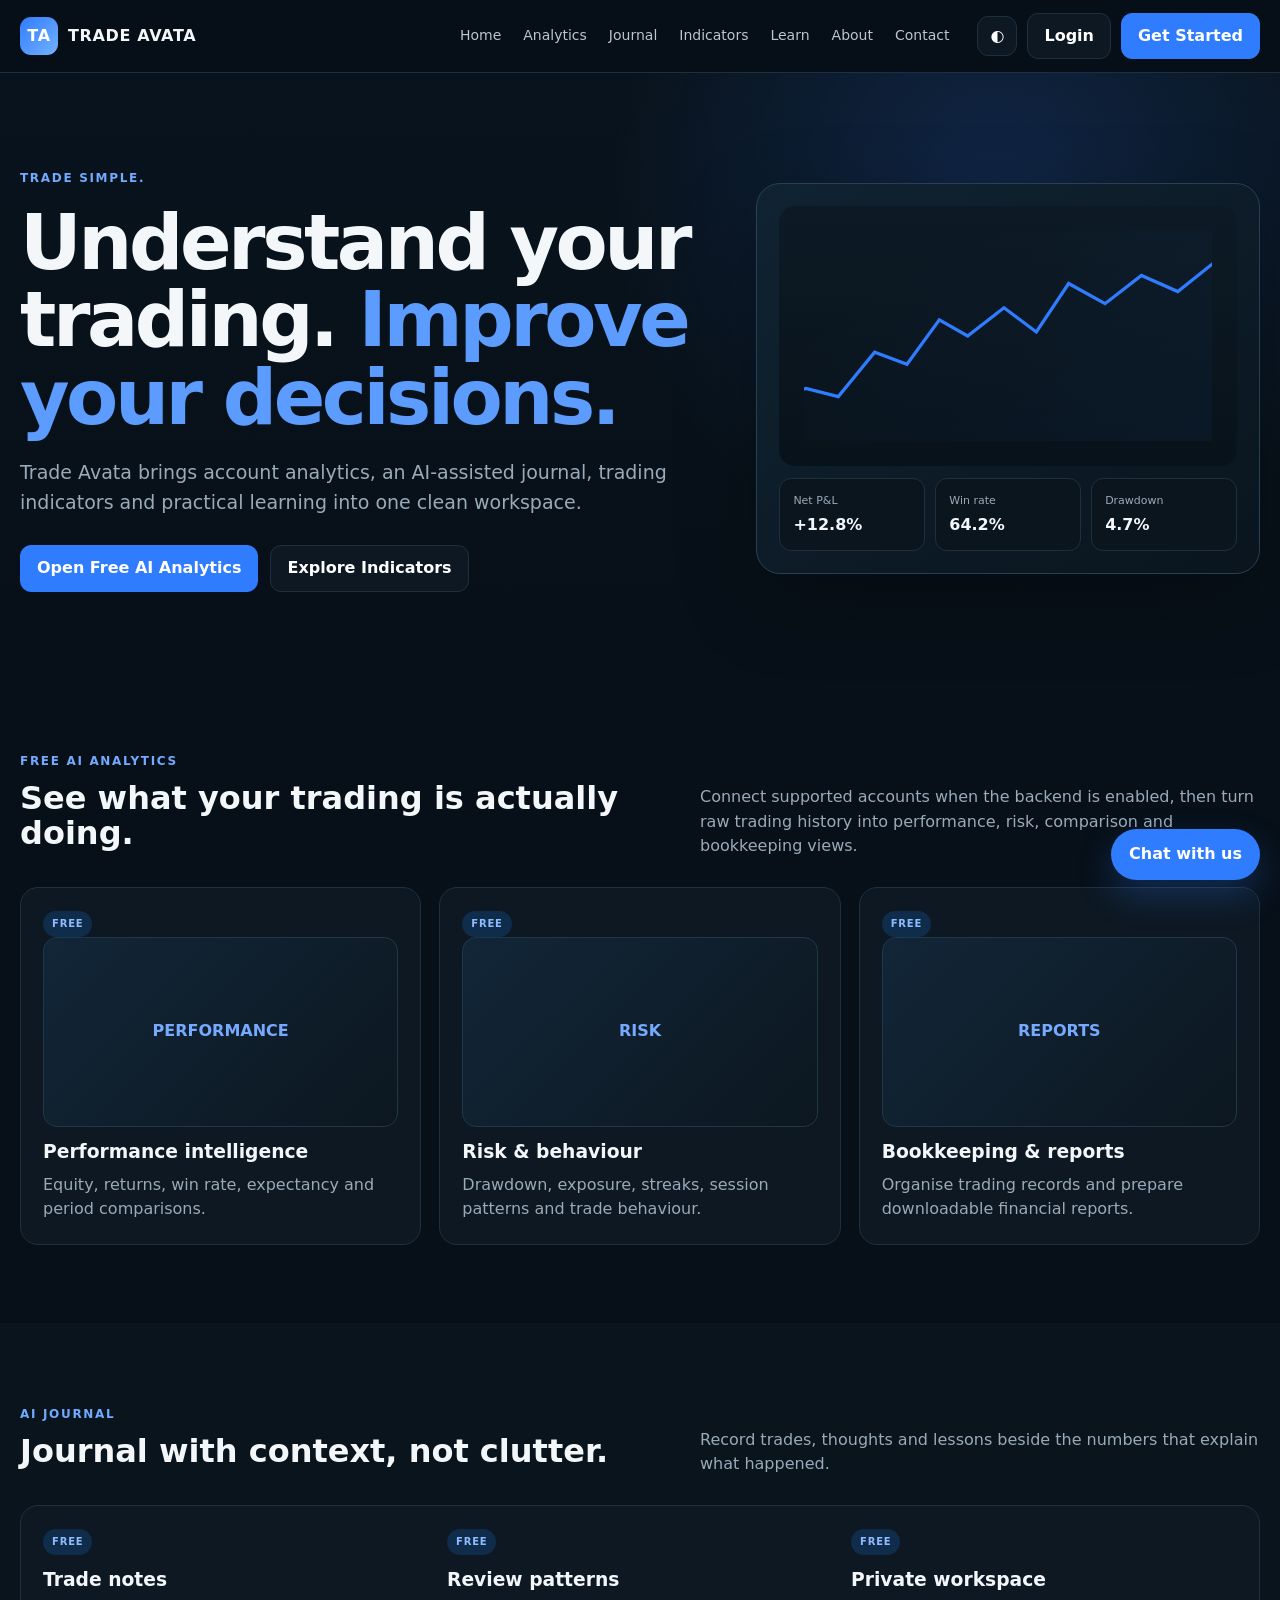
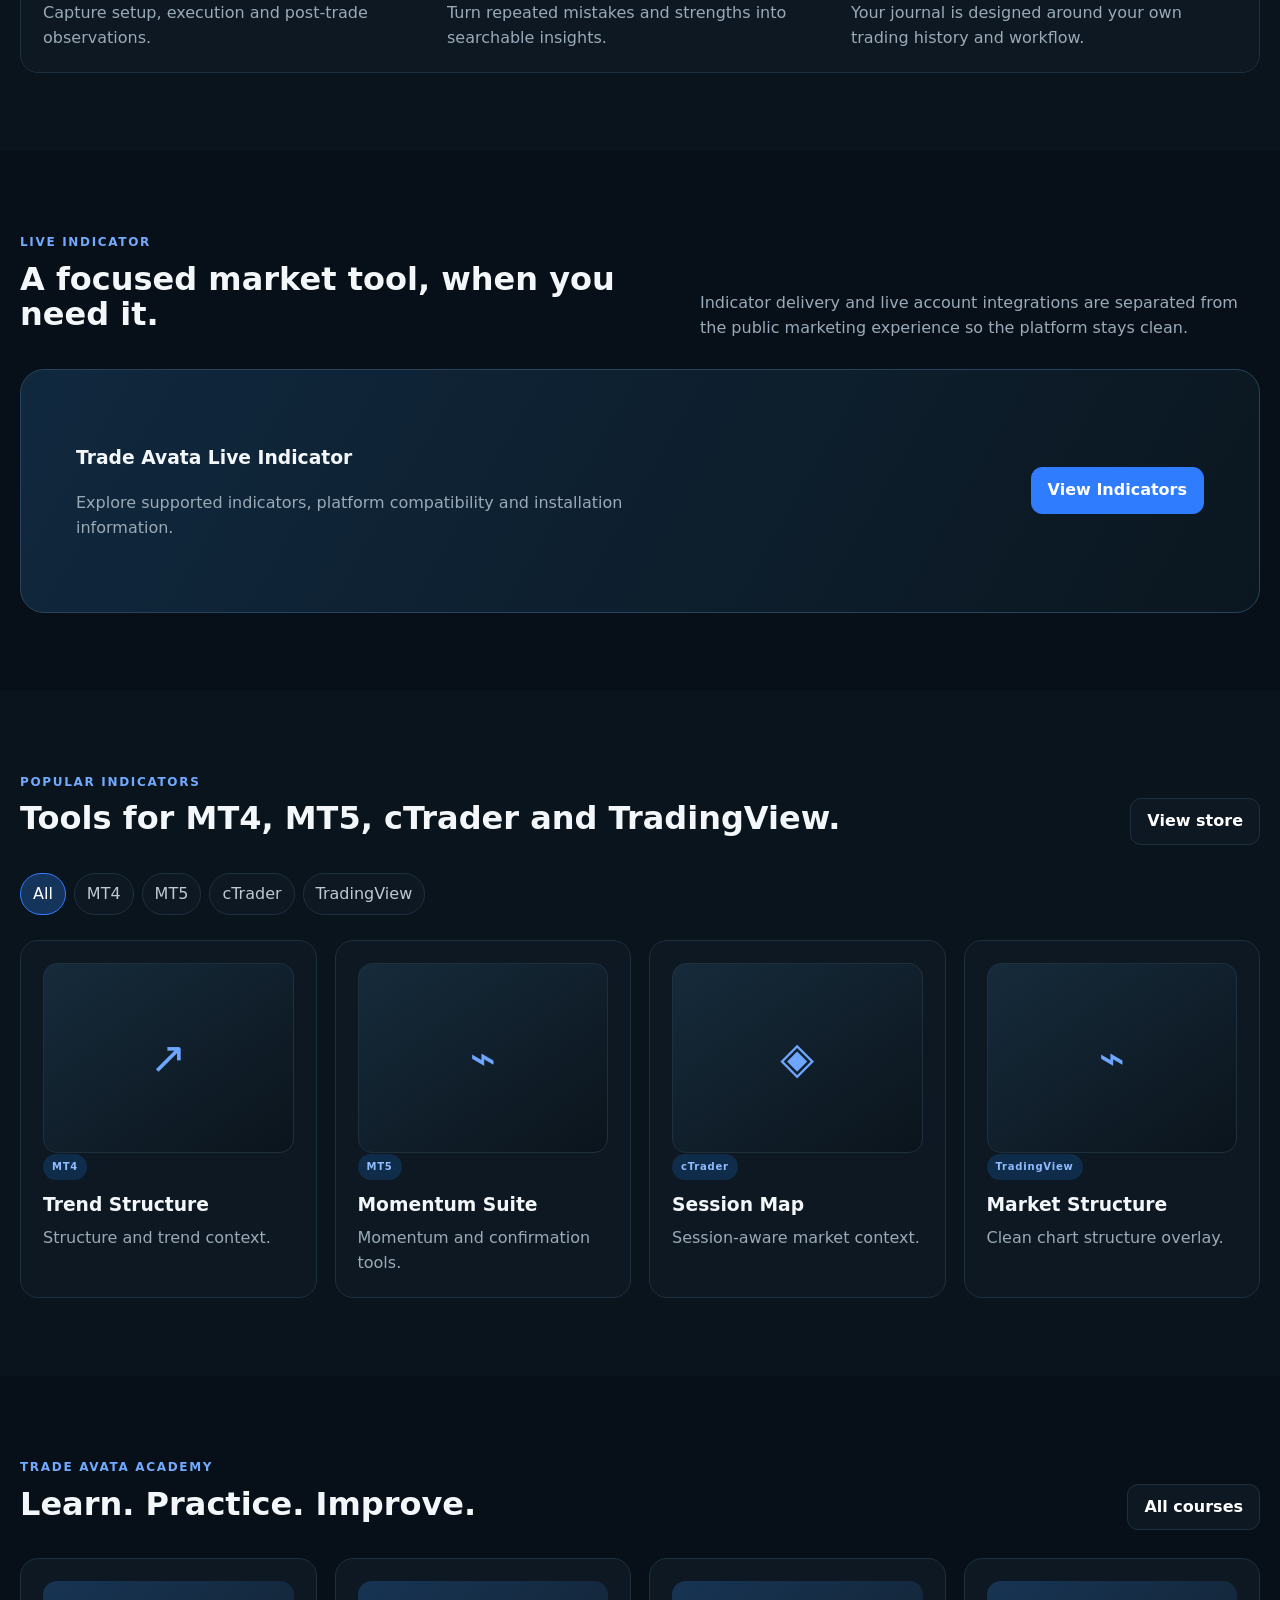
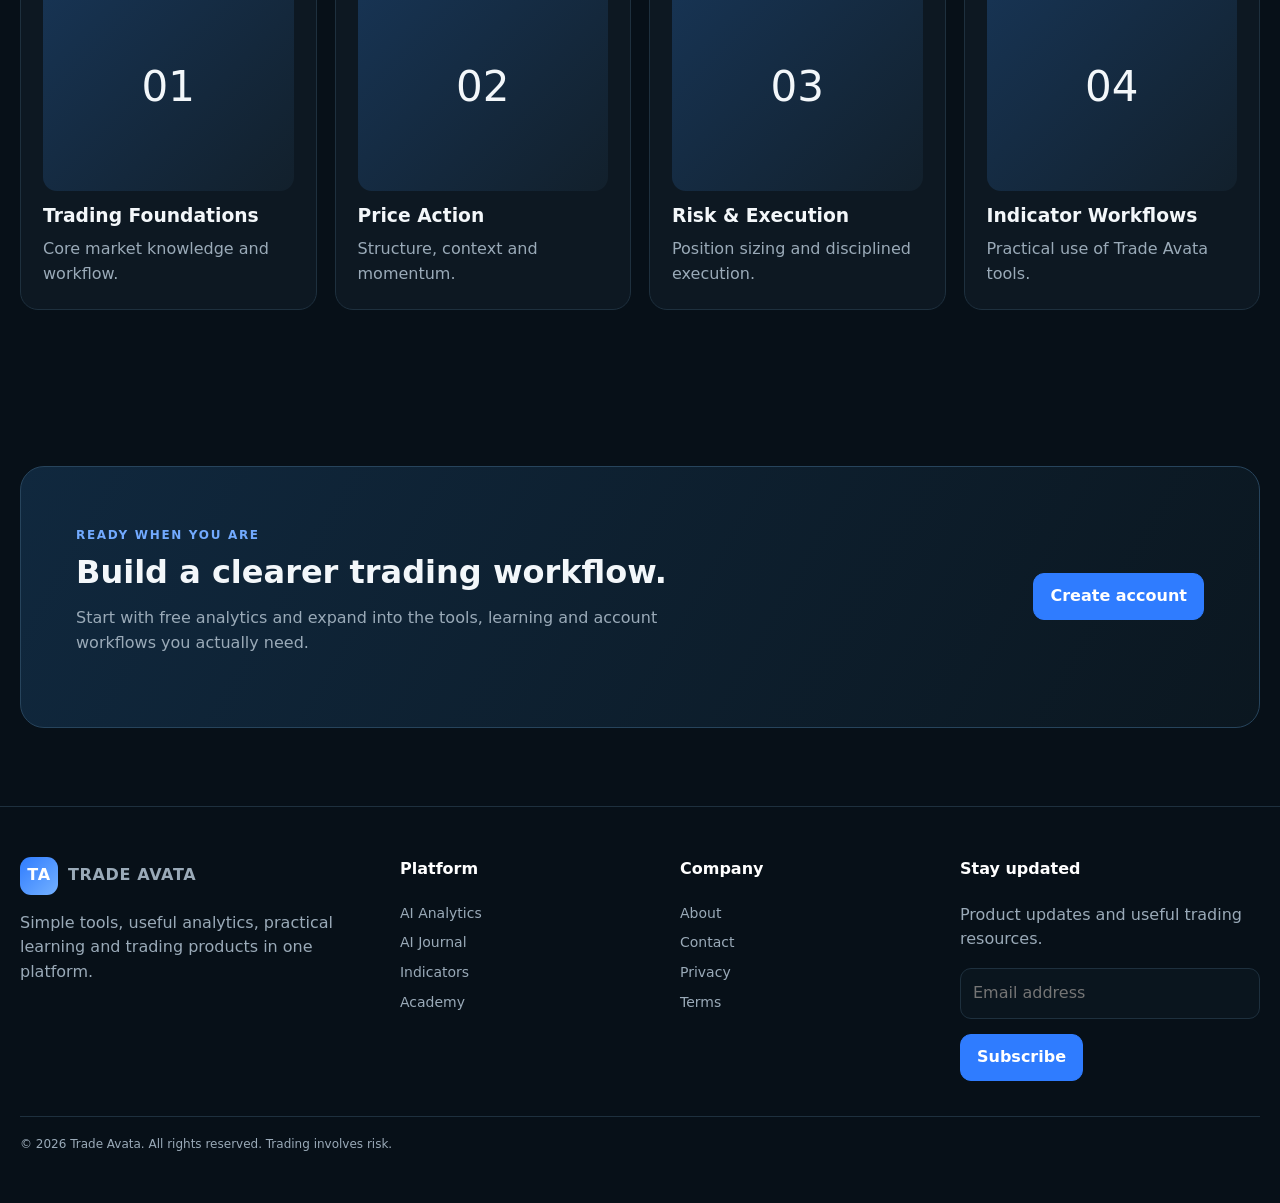
<file: index.html>
<!doctype html><html lang="en"><head><meta charset="utf-8"><meta name="viewport" content="width=device-width,initial-scale=1"><title>Home — Trade Avata</title><link rel="stylesheet" href="./assets/site.css"></head><body data-base="./"><header class="topbar"><div class="wrap nav">
<a class="brand" href="./index.html"><span class="mark">TA</span><span>TRADE AVATA</span></a>
<nav class="navlinks"><a href="./index.html" class="active">Home</a><a href="./analytics/index.html" class="">Analytics</a><a href="./journal/index.html" class="">Journal</a><a href="./products/index.html" class="">Indicators</a><a href="./learn/index.html" class="">Learn</a><a href="./about.html" class="">About</a><a href="./contact.html" class="">Contact</a></nav>
<div class="actions"><button class="btn theme" data-theme title="Theme">◐</button><a class="btn login" href="./login/index.html">Login</a><a class="btn primary" href="./register/index.html">Get Started</a><button class="btn menu" data-menu>☰</button></div>
</div><div class="mobile-nav" data-mobile><div class="wrap"><a class="btn" href="./index.html">Home</a><a class="btn" href="./analytics/index.html">Analytics</a><a class="btn" href="./journal/index.html">Journal</a><a class="btn" href="./products/index.html">Indicators</a><a class="btn" href="./learn/index.html">Learn</a><a class="btn" href="./about.html">About</a><a class="btn" href="./contact.html">Contact</a><a class="btn" href="./login/index.html">Login</a></div></div></header><main><section class="hero"><div class="wrap hero-grid"><div><span class="eyebrow">TRADE SIMPLE.</span><h1>Understand your trading. <span>Improve your decisions.</span></h1><p class="lead">Trade Avata brings account analytics, an AI-assisted journal, trading indicators and practical learning into one clean workspace.</p><div class="hero-actions"><a class="btn primary" href="analytics/index.html">Open Free AI Analytics</a><a class="btn" href="products/index.html">Explore Indicators</a></div></div><div class="hero-card"><div class="mini-chart"></div><div class="statrow"><div class="stat"><small>Net P&amp;L</small><strong>+12.8%</strong></div><div class="stat"><small>Win rate</small><strong>64.2%</strong></div><div class="stat"><small>Drawdown</small><strong>4.7%</strong></div></div></div></div></section>
<section class="section"><div class="wrap"><div class="section-head"><div><span class="eyebrow">FREE AI ANALYTICS</span><h2>See what your trading is actually doing.</h2></div><p>Connect supported accounts when the backend is enabled, then turn raw trading history into performance, risk, comparison and bookkeeping views.</p></div><div class="grid3"><article class="card"><span class="badge">FREE</span><div class="demo">PERFORMANCE</div><h3>Performance intelligence</h3><p>Equity, returns, win rate, expectancy and period comparisons.</p></article><article class="card"><span class="badge">FREE</span><div class="demo">RISK</div><h3>Risk &amp; behaviour</h3><p>Drawdown, exposure, streaks, session patterns and trade behaviour.</p></article><article class="card"><span class="badge">FREE</span><div class="demo">REPORTS</div><h3>Bookkeeping &amp; reports</h3><p>Organise trading records and prepare downloadable financial reports.</p></article></div></div></section>
<section class="section alt"><div class="wrap"><div class="section-head"><div><span class="eyebrow">AI JOURNAL</span><h2>Journal with context, not clutter.</h2></div><p>Record trades, thoughts and lessons beside the numbers that explain what happened.</p></div><div class="card"><div class="grid3"><div><span class="badge">FREE</span><h3>Trade notes</h3><p>Capture setup, execution and post-trade observations.</p></div><div><span class="badge">FREE</span><h3>Review patterns</h3><p>Turn repeated mistakes and strengths into searchable insights.</p></div><div><span class="badge">FREE</span><h3>Private workspace</h3><p>Your journal is designed around your own trading history and workflow.</p></div></div></div></div></section>
<section class="section"><div class="wrap"><div class="section-head"><div><span class="eyebrow">LIVE INDICATOR</span><h2>A focused market tool, when you need it.</h2></div><p>Indicator delivery and live account integrations are separated from the public marketing experience so the platform stays clean.</p></div><div class="cta"><div><h3>Trade Avata Live Indicator</h3><p>Explore supported indicators, platform compatibility and installation information.</p></div><a class="btn primary" href="products/index.html">View Indicators</a></div></div></section>
<section class="section alt"><div class="wrap"><div class="section-head"><div><span class="eyebrow">POPULAR INDICATORS</span><h2>Tools for MT4, MT5, cTrader and TradingView.</h2></div><a class="btn" href="products/index.html">View store</a></div><div class="toolbar"><button class="pill active" data-filter="all">All</button><button class="pill" data-filter="MT4">MT4</button><button class="pill" data-filter="MT5">MT5</button><button class="pill" data-filter="cTrader">cTrader</button><button class="pill" data-filter="TradingView">TradingView</button></div><div class="grid4">
<article class="card" data-item="MT4"><div class="product-img">↗</div><span class="badge">MT4</span><h3>Trend Structure</h3><p>Structure and trend context.</p></article>
<article class="card" data-item="MT5"><div class="product-img">⌁</div><span class="badge">MT5</span><h3>Momentum Suite</h3><p>Momentum and confirmation tools.</p></article>
<article class="card" data-item="cTrader"><div class="product-img">◈</div><span class="badge">cTrader</span><h3>Session Map</h3><p>Session-aware market context.</p></article>
<article class="card" data-item="TradingView"><div class="product-img">⌁</div><span class="badge">TradingView</span><h3>Market Structure</h3><p>Clean chart structure overlay.</p></article>
</div></div></section>
<section class="section"><div class="wrap"><div class="section-head"><div><span class="eyebrow">TRADE AVATA ACADEMY</span><h2>Learn. Practice. Improve.</h2></div><a class="btn" href="learn/index.html">All courses</a></div><div class="grid4"><article class="card"><div class="course-img">01</div><h3>Trading Foundations</h3><p>Core market knowledge and workflow.</p></article><article class="card"><div class="course-img">02</div><h3>Price Action</h3><p>Structure, context and momentum.</p></article><article class="card"><div class="course-img">03</div><h3>Risk &amp; Execution</h3><p>Position sizing and disciplined execution.</p></article><article class="card"><div class="course-img">04</div><h3>Indicator Workflows</h3><p>Practical use of Trade Avata tools.</p></article></div></div></section>
<section class="section"><div class="wrap"><div class="cta"><div><span class="eyebrow">READY WHEN YOU ARE</span><h2>Build a clearer trading workflow.</h2><p>Start with free analytics and expand into the tools, learning and account workflows you actually need.</p></div><a class="btn primary" href="register/index.html">Create account</a></div></div></section></main><footer><div class="wrap footergrid"><div><div class="brand"><span class="mark">TA</span><span>TRADE AVATA</span></div><p>Simple tools, useful analytics, practical learning and trading products in one platform.</p></div><div><h4>Platform</h4><div class="links"><a href="./analytics/index.html">AI Analytics</a><a href="./journal/index.html">AI Journal</a><a href="./products/index.html">Indicators</a><a href="./learn/index.html">Academy</a></div></div><div><h4>Company</h4><div class="links"><a href="./about.html">About</a><a href="./contact.html">Contact</a><a href="./legal/privacy.html">Privacy</a><a href="./legal/terms.html">Terms</a></div></div><div><h4>Stay updated</h4><p>Product updates and useful trading resources.</p><div class="field"><input placeholder="Email address"></div><button class="btn primary">Subscribe</button></div></div><div class="wrap copy">© 2026 Trade Avata. All rights reserved. Trading involves risk.</div></footer><div class="chat"><div class="chatbox" data-chat><div class="chathead">Trade Avata Support</div><div class="chatbody" data-chat-body><p>Hi. How can we help?</p></div><div class="chatinput"><input data-chat-input placeholder="Type a message"><button class="btn primary" data-chat-send>Send</button></div></div><button data-chat-toggle>Chat with us</button></div><script src="./assets/site.js"></script></body></html>
</file>
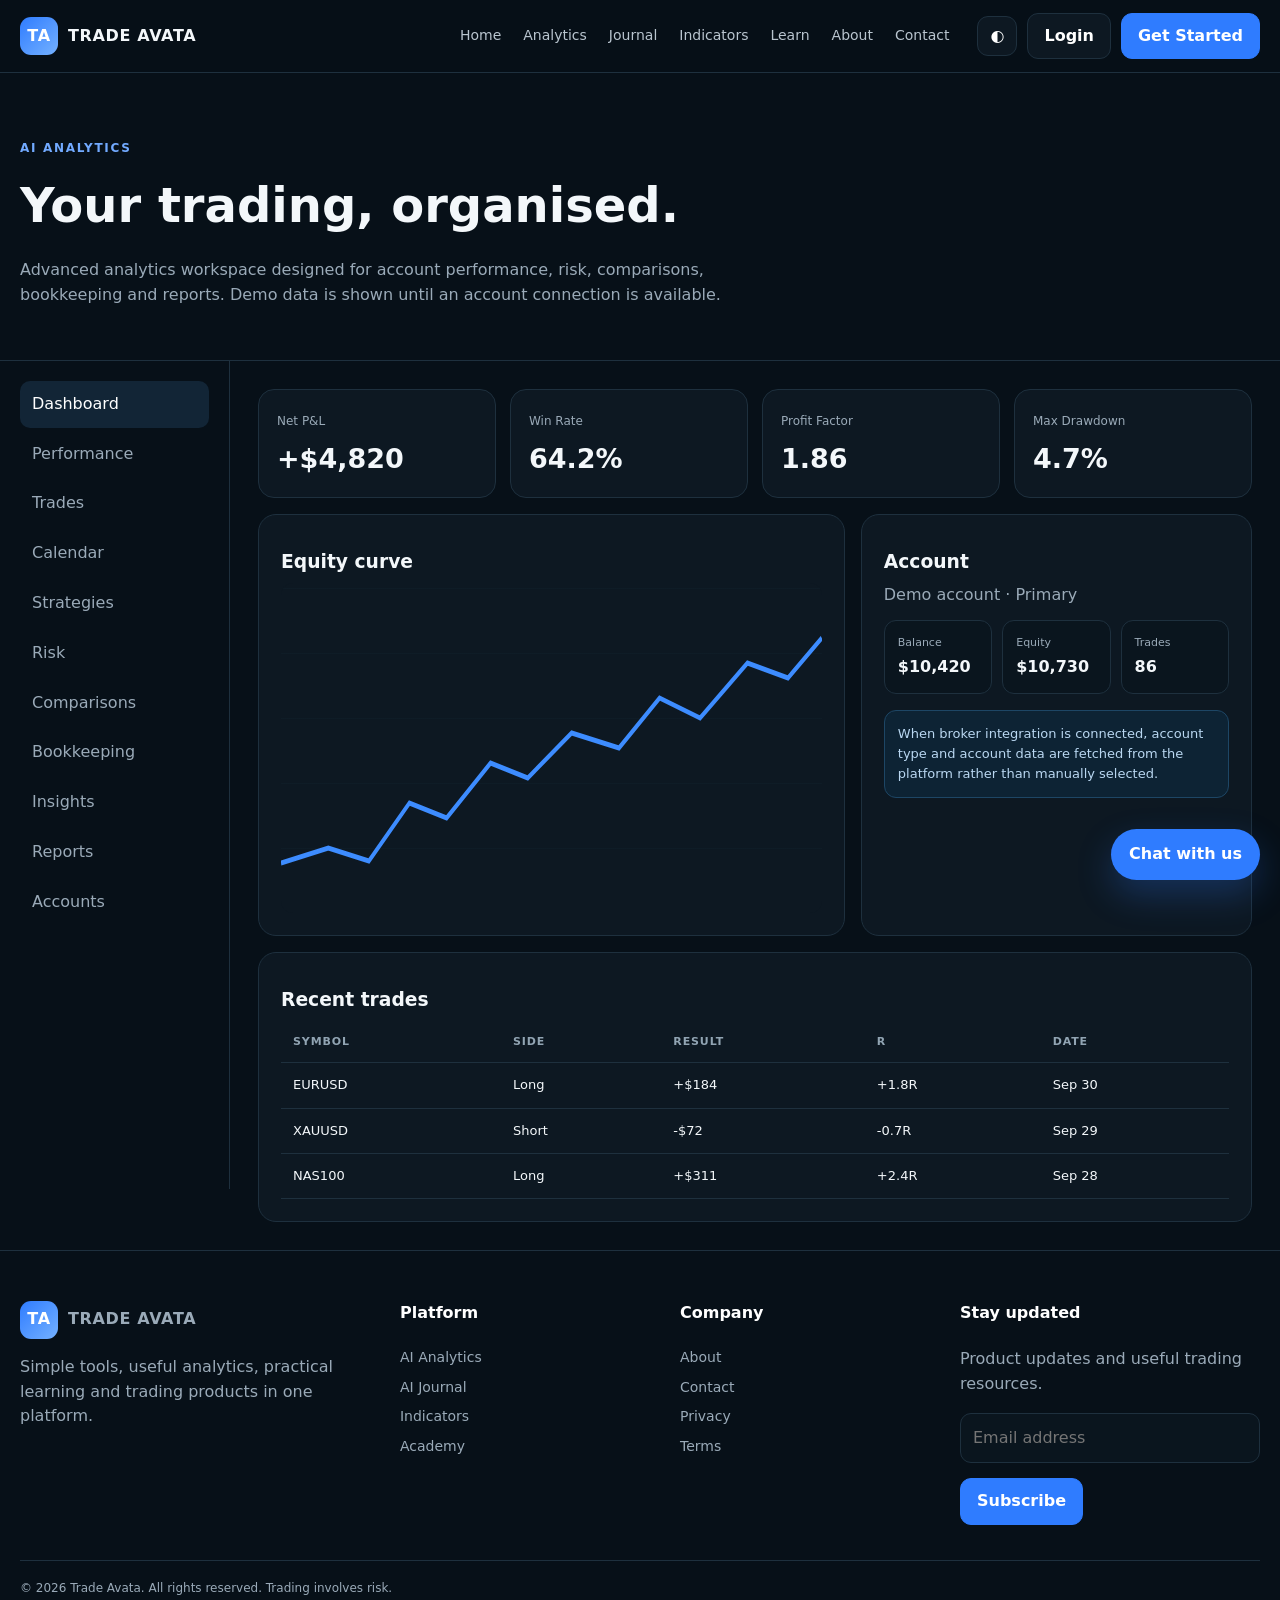
<file: analytics/index.html>
<!doctype html><html lang="en"><head><meta charset="utf-8"><meta name="viewport" content="width=device-width,initial-scale=1"><title>AI Analytics — Trade Avata</title><link rel="stylesheet" href="../assets/site.css"></head><body data-base="../"><header class="topbar"><div class="wrap nav">
<a class="brand" href="../index.html"><span class="mark">TA</span><span>TRADE AVATA</span></a>
<nav class="navlinks"><a href="../index.html" class="">Home</a><a href="../analytics/index.html" class="active">Analytics</a><a href="../journal/index.html" class="">Journal</a><a href="../products/index.html" class="">Indicators</a><a href="../learn/index.html" class="">Learn</a><a href="../about.html" class="">About</a><a href="../contact.html" class="">Contact</a></nav>
<div class="actions"><button class="btn theme" data-theme title="Theme">◐</button><a class="btn login" href="../login/index.html">Login</a><a class="btn primary" href="../register/index.html">Get Started</a><button class="btn menu" data-menu>☰</button></div>
</div><div class="mobile-nav" data-mobile><div class="wrap"><a class="btn" href="../index.html">Home</a><a class="btn" href="../analytics/index.html">Analytics</a><a class="btn" href="../journal/index.html">Journal</a><a class="btn" href="../products/index.html">Indicators</a><a class="btn" href="../learn/index.html">Learn</a><a class="btn" href="../about.html">About</a><a class="btn" href="../contact.html">Contact</a><a class="btn" href="../login/index.html">Login</a></div></div></header><main><section class="pagehero"><div class="wrap"><span class="eyebrow">AI ANALYTICS</span><h1>Your trading, organised.</h1><p>Advanced analytics workspace designed for account performance, risk, comparisons, bookkeeping and reports. Demo data is shown until an account connection is available.</p></div></section>
<section class="dashboard"><aside class="sidebar"><button class="active" data-view-btn="dashboard">Dashboard</button><button data-view-btn="performance">Performance</button><button data-view-btn="trades">Trades</button><button data-view-btn="calendar">Calendar</button><button data-view-btn="strategies">Strategies</button><button data-view-btn="risk">Risk</button><button data-view-btn="comparisons">Comparisons</button><button data-view-btn="bookkeeping">Bookkeeping</button><button data-view-btn="insights">Insights</button><button data-view-btn="reports">Reports</button><button data-view-btn="accounts">Accounts</button></aside><div class="dashmain">
<div data-view="dashboard"><div class="kpis"><div class="kpi"><span>Net P&amp;L</span><strong>+$4,820</strong></div><div class="kpi"><span>Win Rate</span><strong>64.2%</strong></div><div class="kpi"><span>Profit Factor</span><strong>1.86</strong></div><div class="kpi"><span>Max Drawdown</span><strong>4.7%</strong></div></div><div class="dashgrid"><div class="card"><h3>Equity curve</h3><div class="chart"><svg viewBox="0 0 800 330" preserveAspectRatio="none"><polyline fill="none" stroke="#3d8cff" stroke-width="5" points="0,280 70,265 130,278 190,220 245,235 310,180 365,195 430,150 500,165 560,115 620,135 690,80 750,95 800,55"/></svg></div></div><div class="card"><h3>Account</h3><p>Demo account · Primary</p><div class="statrow"><div class="stat"><small>Balance</small><strong>$10,420</strong></div><div class="stat"><small>Equity</small><strong>$10,730</strong></div><div class="stat"><small>Trades</small><strong>86</strong></div></div><div class="notice" style="margin-top:16px">When broker integration is connected, account type and account data are fetched from the platform rather than manually selected.</div></div></div><div class="card" style="margin-top:16px"><h3>Recent trades</h3><table class="table"><thead><tr><th>Symbol</th><th>Side</th><th>Result</th><th>R</th><th>Date</th></tr></thead><tbody><tr><td>EURUSD</td><td>Long</td><td>+$184</td><td>+1.8R</td><td>Sep 30</td></tr><tr><td>XAUUSD</td><td>Short</td><td>-$72</td><td>-0.7R</td><td>Sep 29</td></tr><tr><td>NAS100</td><td>Long</td><td>+$311</td><td>+2.4R</td><td>Sep 28</td></tr></tbody></table></div></div>
<div data-view="performance" hidden><div class="card"><h2>Performance</h2><p>Returns by day, week, month and year; expectancy, average win/loss, streaks and equity growth.</p></div></div>
<div data-view="trades" hidden><div class="card"><h2>Trade analysis</h2><p>Filter trades by symbol, direction, setup, session and result. Detailed trade records will populate from connected accounts.</p></div></div>
<div data-view="calendar" hidden><div class="card"><h2>Trading calendar</h2><p>Daily and monthly performance with profit/loss, trade count and drawdown context.</p></div></div>
<div data-view="strategies" hidden><div class="card"><h2>Strategies</h2><p>Group trades by strategy and compare expectancy, win rate, drawdown and consistency.</p></div></div>
<div data-view="risk" hidden><div class="card"><h2>Risk</h2><p>Monitor exposure, risk per trade, drawdown, losing streaks and concentration.</p></div></div>
<div data-view="comparisons" hidden><div class="card"><h2>Comparisons</h2><p>Compare current month vs prior month, current year vs prior year and account-to-account performance.</p></div></div>
<div data-view="bookkeeping" hidden><div class="card"><h2>Bookkeeping</h2><p>Organise deposits, withdrawals, fees, realised P&amp;L and reporting periods for financial record keeping.</p></div></div>
<div data-view="insights" hidden><div class="card"><h2>Insights</h2><p>AI-assisted explanations can highlight recurring patterns once connected trading data is available.</p></div></div>
<div data-view="reports" hidden><div class="card"><h2>Reports</h2><p>Prepare PDF and spreadsheet reports from the account dataset. Export functionality is ready to be connected to the backend.</p></div></div>
<div data-view="accounts" hidden><div class="card"><h2>Accounts</h2><p>Manage multiple broker connections and user-defined account nicknames. Account type is broker-sourced.</p></div></div>
</div></section></main><footer><div class="wrap footergrid"><div><div class="brand"><span class="mark">TA</span><span>TRADE AVATA</span></div><p>Simple tools, useful analytics, practical learning and trading products in one platform.</p></div><div><h4>Platform</h4><div class="links"><a href="../analytics/index.html">AI Analytics</a><a href="../journal/index.html">AI Journal</a><a href="../products/index.html">Indicators</a><a href="../learn/index.html">Academy</a></div></div><div><h4>Company</h4><div class="links"><a href="../about.html">About</a><a href="../contact.html">Contact</a><a href="../legal/privacy.html">Privacy</a><a href="../legal/terms.html">Terms</a></div></div><div><h4>Stay updated</h4><p>Product updates and useful trading resources.</p><div class="field"><input placeholder="Email address"></div><button class="btn primary">Subscribe</button></div></div><div class="wrap copy">© 2026 Trade Avata. All rights reserved. Trading involves risk.</div></footer><div class="chat"><div class="chatbox" data-chat><div class="chathead">Trade Avata Support</div><div class="chatbody" data-chat-body><p>Hi. How can we help?</p></div><div class="chatinput"><input data-chat-input placeholder="Type a message"><button class="btn primary" data-chat-send>Send</button></div></div><button data-chat-toggle>Chat with us</button></div><script src="../assets/site.js"></script></body></html>
</file>
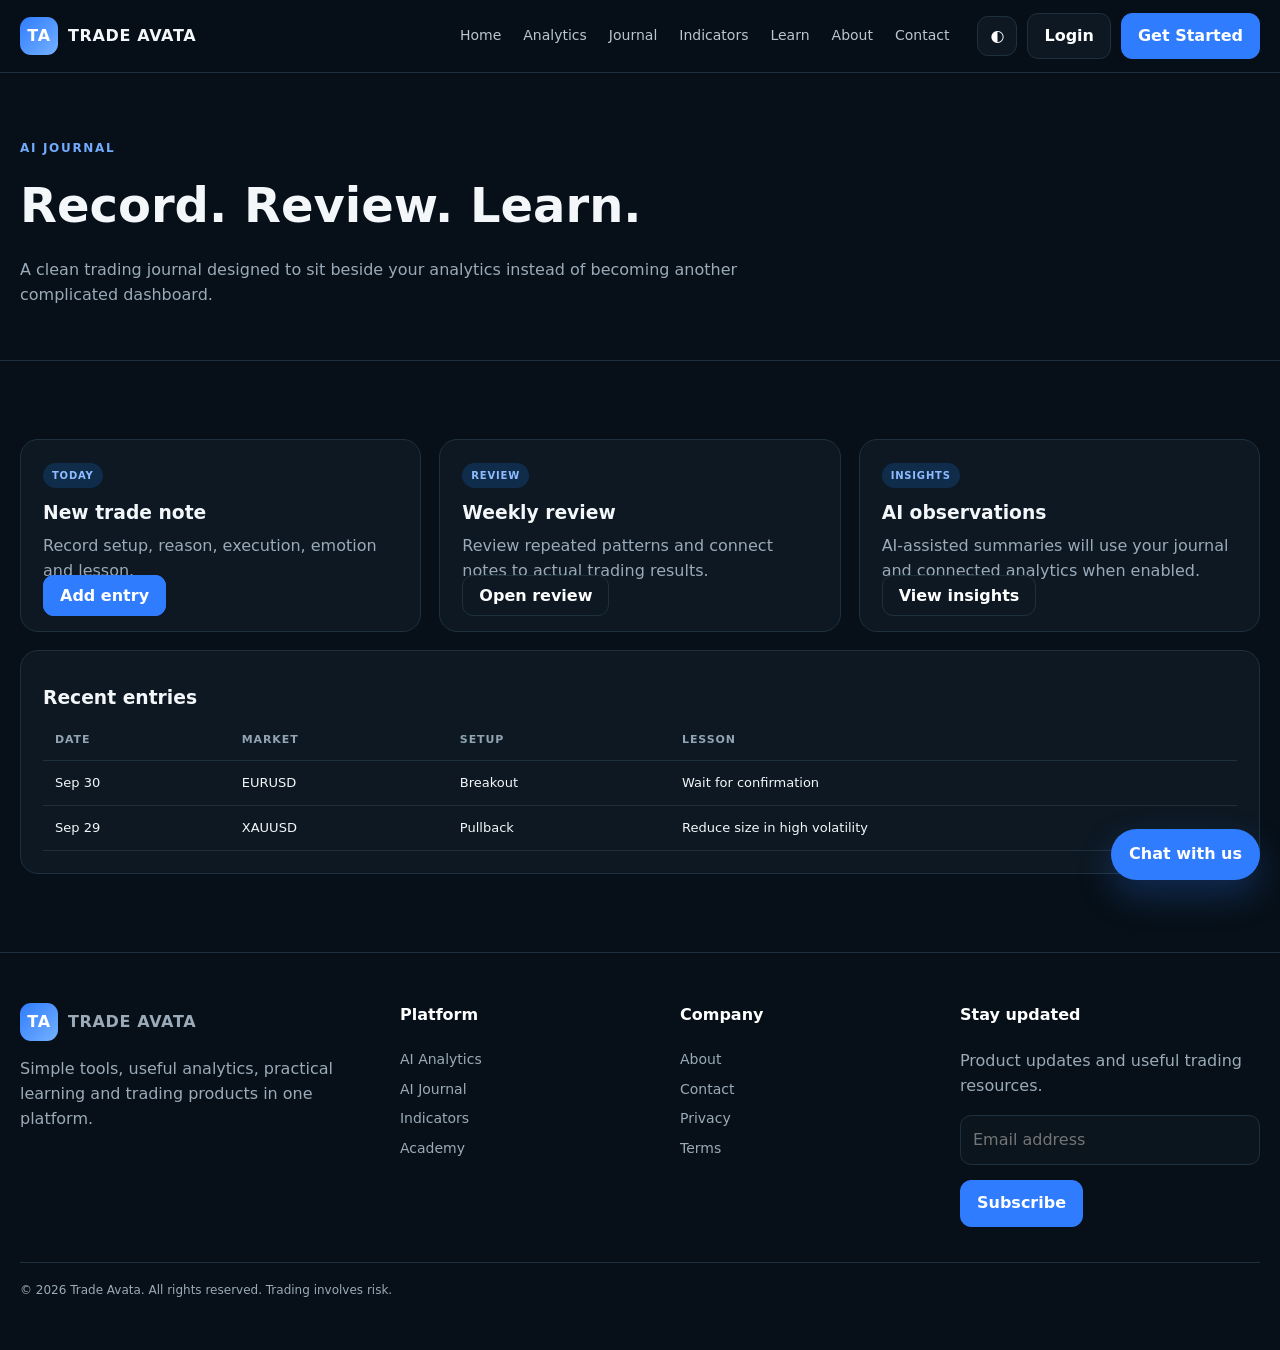
<file: journal/index.html>
<!doctype html><html lang="en"><head><meta charset="utf-8"><meta name="viewport" content="width=device-width,initial-scale=1"><title>AI Journal — Trade Avata</title><link rel="stylesheet" href="../assets/site.css"></head><body data-base="../"><header class="topbar"><div class="wrap nav">
<a class="brand" href="../index.html"><span class="mark">TA</span><span>TRADE AVATA</span></a>
<nav class="navlinks"><a href="../index.html" class="">Home</a><a href="../analytics/index.html" class="">Analytics</a><a href="../journal/index.html" class="active">Journal</a><a href="../products/index.html" class="">Indicators</a><a href="../learn/index.html" class="">Learn</a><a href="../about.html" class="">About</a><a href="../contact.html" class="">Contact</a></nav>
<div class="actions"><button class="btn theme" data-theme title="Theme">◐</button><a class="btn login" href="../login/index.html">Login</a><a class="btn primary" href="../register/index.html">Get Started</a><button class="btn menu" data-menu>☰</button></div>
</div><div class="mobile-nav" data-mobile><div class="wrap"><a class="btn" href="../index.html">Home</a><a class="btn" href="../analytics/index.html">Analytics</a><a class="btn" href="../journal/index.html">Journal</a><a class="btn" href="../products/index.html">Indicators</a><a class="btn" href="../learn/index.html">Learn</a><a class="btn" href="../about.html">About</a><a class="btn" href="../contact.html">Contact</a><a class="btn" href="../login/index.html">Login</a></div></div></header><main><section class="pagehero"><div class="wrap"><span class="eyebrow">AI JOURNAL</span><h1>Record. Review. Learn.</h1><p>A clean trading journal designed to sit beside your analytics instead of becoming another complicated dashboard.</p></div></section><section class="section"><div class="wrap"><div class="grid3"><div class="card"><span class="badge">TODAY</span><h3>New trade note</h3><p>Record setup, reason, execution, emotion and lesson.</p><a class="btn primary" href="javascript:void(0)">Add entry</a></div><div class="card"><span class="badge">REVIEW</span><h3>Weekly review</h3><p>Review repeated patterns and connect notes to actual trading results.</p><a class="btn" href="javascript:void(0)">Open review</a></div><div class="card"><span class="badge">INSIGHTS</span><h3>AI observations</h3><p>AI-assisted summaries will use your journal and connected analytics when enabled.</p><a class="btn" href="javascript:void(0)">View insights</a></div></div><div class="card" style="margin-top:18px"><h3>Recent entries</h3><table class="table"><thead><tr><th>Date</th><th>Market</th><th>Setup</th><th>Lesson</th></tr></thead><tbody><tr><td>Sep 30</td><td>EURUSD</td><td>Breakout</td><td>Wait for confirmation</td></tr><tr><td>Sep 29</td><td>XAUUSD</td><td>Pullback</td><td>Reduce size in high volatility</td></tr></tbody></table></div></div></section></main><footer><div class="wrap footergrid"><div><div class="brand"><span class="mark">TA</span><span>TRADE AVATA</span></div><p>Simple tools, useful analytics, practical learning and trading products in one platform.</p></div><div><h4>Platform</h4><div class="links"><a href="../analytics/index.html">AI Analytics</a><a href="../journal/index.html">AI Journal</a><a href="../products/index.html">Indicators</a><a href="../learn/index.html">Academy</a></div></div><div><h4>Company</h4><div class="links"><a href="../about.html">About</a><a href="../contact.html">Contact</a><a href="../legal/privacy.html">Privacy</a><a href="../legal/terms.html">Terms</a></div></div><div><h4>Stay updated</h4><p>Product updates and useful trading resources.</p><div class="field"><input placeholder="Email address"></div><button class="btn primary">Subscribe</button></div></div><div class="wrap copy">© 2026 Trade Avata. All rights reserved. Trading involves risk.</div></footer><div class="chat"><div class="chatbox" data-chat><div class="chathead">Trade Avata Support</div><div class="chatbody" data-chat-body><p>Hi. How can we help?</p></div><div class="chatinput"><input data-chat-input placeholder="Type a message"><button class="btn primary" data-chat-send>Send</button></div></div><button data-chat-toggle>Chat with us</button></div><script src="../assets/site.js"></script></body></html>
</file>
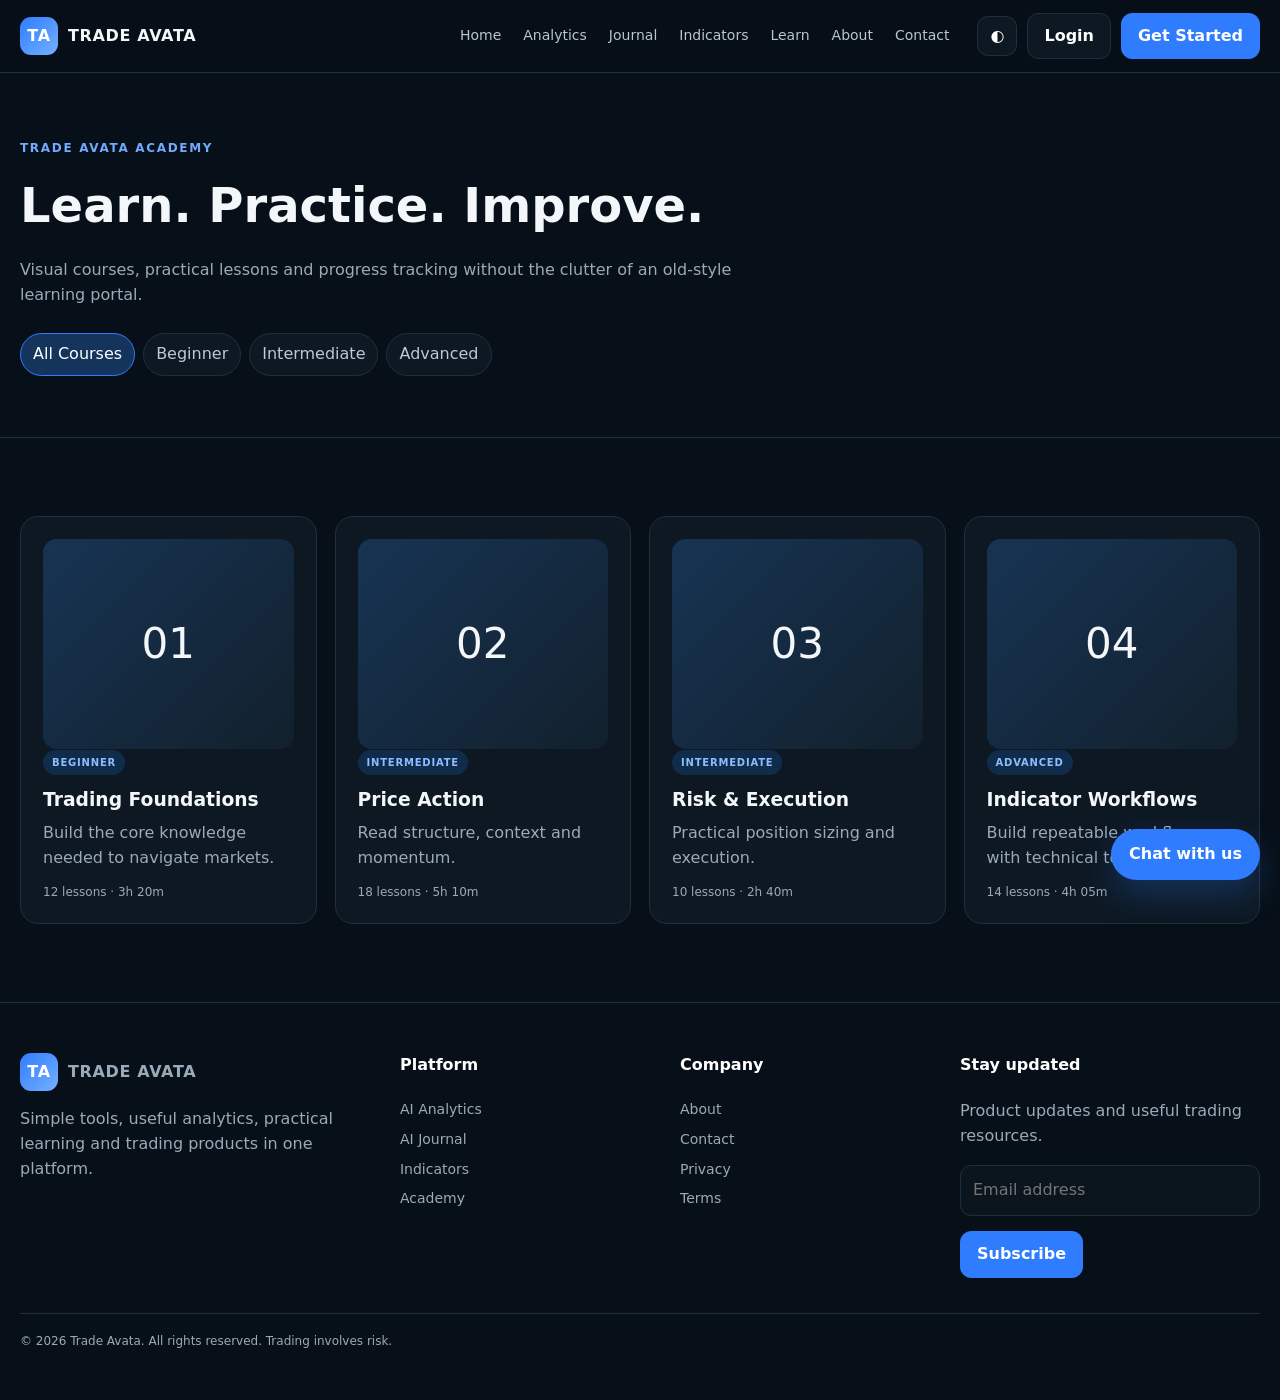
<file: learn/index.html>
<!doctype html><html lang="en"><head><meta charset="utf-8"><meta name="viewport" content="width=device-width,initial-scale=1"><title>Learn — Trade Avata</title><link rel="stylesheet" href="../assets/site.css"></head><body data-base="../"><header class="topbar"><div class="wrap nav">
<a class="brand" href="../index.html"><span class="mark">TA</span><span>TRADE AVATA</span></a>
<nav class="navlinks"><a href="../index.html" class="">Home</a><a href="../analytics/index.html" class="">Analytics</a><a href="../journal/index.html" class="">Journal</a><a href="../products/index.html" class="">Indicators</a><a href="../learn/index.html" class="active">Learn</a><a href="../about.html" class="">About</a><a href="../contact.html" class="">Contact</a></nav>
<div class="actions"><button class="btn theme" data-theme title="Theme">◐</button><a class="btn login" href="../login/index.html">Login</a><a class="btn primary" href="../register/index.html">Get Started</a><button class="btn menu" data-menu>☰</button></div>
</div><div class="mobile-nav" data-mobile><div class="wrap"><a class="btn" href="../index.html">Home</a><a class="btn" href="../analytics/index.html">Analytics</a><a class="btn" href="../journal/index.html">Journal</a><a class="btn" href="../products/index.html">Indicators</a><a class="btn" href="../learn/index.html">Learn</a><a class="btn" href="../about.html">About</a><a class="btn" href="../contact.html">Contact</a><a class="btn" href="../login/index.html">Login</a></div></div></header><main><section class="pagehero"><div class="wrap"><span class="eyebrow">TRADE AVATA ACADEMY</span><h1>Learn. Practice. Improve.</h1><p>Visual courses, practical lessons and progress tracking without the clutter of an old-style learning portal.</p><div class="toolbar"><button class="pill active">All Courses</button><button class="pill">Beginner</button><button class="pill">Intermediate</button><button class="pill">Advanced</button></div></div></section><section class="section"><div class="wrap"><div class="grid4"><article class="card"><div class="course-img">01</div><span class="badge">BEGINNER</span><h3>Trading Foundations</h3><p>Build the core knowledge needed to navigate markets.</p><div class="meta">12 lessons · 3h 20m</div></article><article class="card"><div class="course-img">02</div><span class="badge">INTERMEDIATE</span><h3>Price Action</h3><p>Read structure, context and momentum.</p><div class="meta">18 lessons · 5h 10m</div></article><article class="card"><div class="course-img">03</div><span class="badge">INTERMEDIATE</span><h3>Risk &amp; Execution</h3><p>Practical position sizing and execution.</p><div class="meta">10 lessons · 2h 40m</div></article><article class="card"><div class="course-img">04</div><span class="badge">ADVANCED</span><h3>Indicator Workflows</h3><p>Build repeatable workflows with technical tools.</p><div class="meta">14 lessons · 4h 05m</div></article></div></div></section></main><footer><div class="wrap footergrid"><div><div class="brand"><span class="mark">TA</span><span>TRADE AVATA</span></div><p>Simple tools, useful analytics, practical learning and trading products in one platform.</p></div><div><h4>Platform</h4><div class="links"><a href="../analytics/index.html">AI Analytics</a><a href="../journal/index.html">AI Journal</a><a href="../products/index.html">Indicators</a><a href="../learn/index.html">Academy</a></div></div><div><h4>Company</h4><div class="links"><a href="../about.html">About</a><a href="../contact.html">Contact</a><a href="../legal/privacy.html">Privacy</a><a href="../legal/terms.html">Terms</a></div></div><div><h4>Stay updated</h4><p>Product updates and useful trading resources.</p><div class="field"><input placeholder="Email address"></div><button class="btn primary">Subscribe</button></div></div><div class="wrap copy">© 2026 Trade Avata. All rights reserved. Trading involves risk.</div></footer><div class="chat"><div class="chatbox" data-chat><div class="chathead">Trade Avata Support</div><div class="chatbody" data-chat-body><p>Hi. How can we help?</p></div><div class="chatinput"><input data-chat-input placeholder="Type a message"><button class="btn primary" data-chat-send>Send</button></div></div><button data-chat-toggle>Chat with us</button></div><script src="../assets/site.js"></script></body></html>
</file>
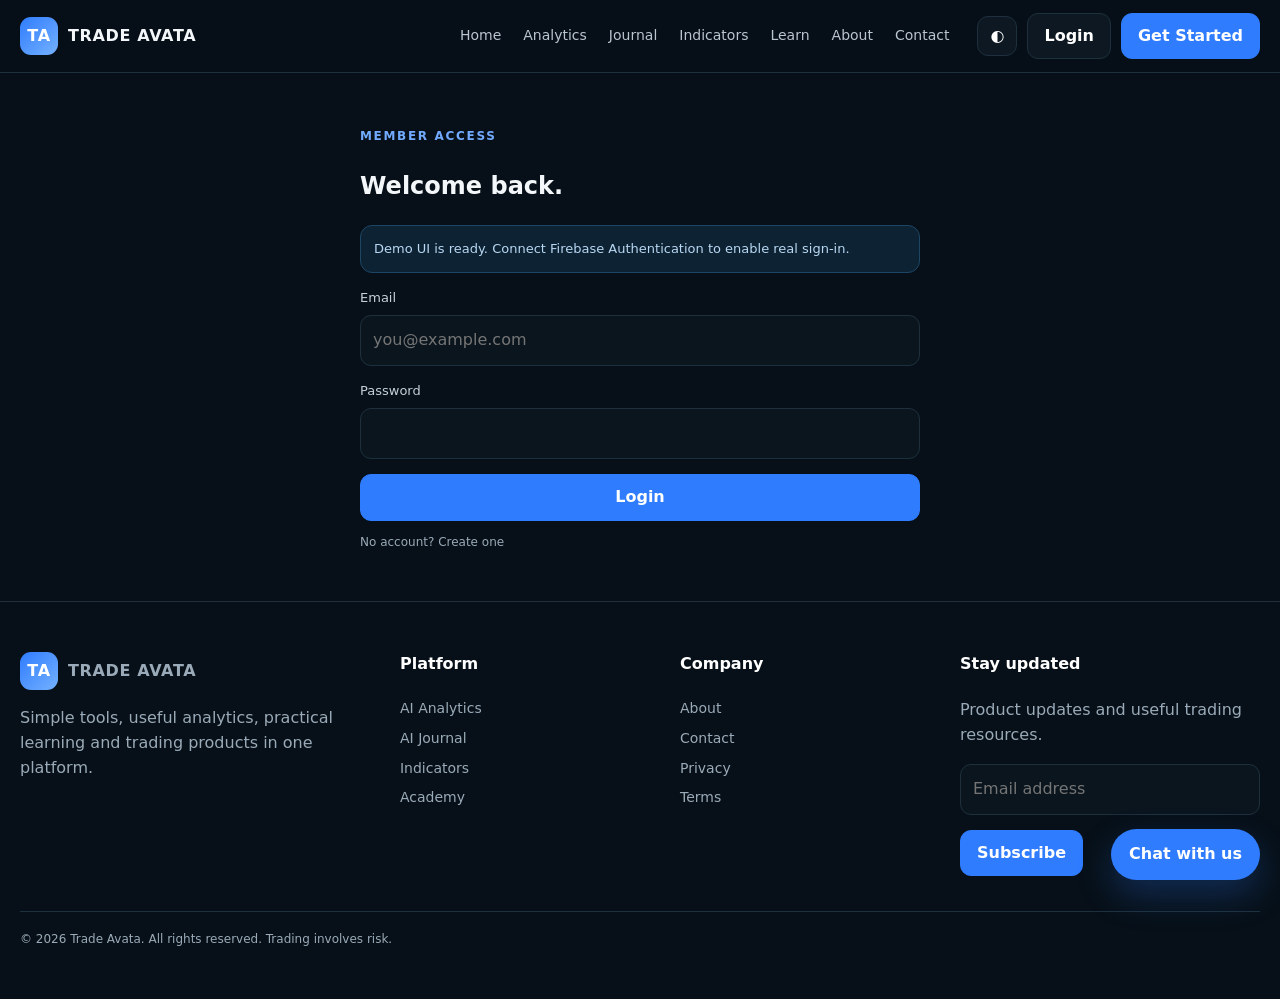
<file: login/index.html>
<!doctype html><html lang="en"><head><meta charset="utf-8"><meta name="viewport" content="width=device-width,initial-scale=1"><title>Login — Trade Avata</title><link rel="stylesheet" href="../assets/site.css"></head><body data-base="../"><header class="topbar"><div class="wrap nav">
<a class="brand" href="../index.html"><span class="mark">TA</span><span>TRADE AVATA</span></a>
<nav class="navlinks"><a href="../index.html" class="">Home</a><a href="../analytics/index.html" class="">Analytics</a><a href="../journal/index.html" class="">Journal</a><a href="../products/index.html" class="">Indicators</a><a href="../learn/index.html" class="">Learn</a><a href="../about.html" class="">About</a><a href="../contact.html" class="">Contact</a></nav>
<div class="actions"><button class="btn theme" data-theme title="Theme">◐</button><a class="btn login" href="../login/index.html">Login</a><a class="btn primary" href="../register/index.html">Get Started</a><button class="btn menu" data-menu>☰</button></div>
</div><div class="mobile-nav" data-mobile><div class="wrap"><a class="btn" href="../index.html">Home</a><a class="btn" href="../analytics/index.html">Analytics</a><a class="btn" href="../journal/index.html">Journal</a><a class="btn" href="../products/index.html">Indicators</a><a class="btn" href="../learn/index.html">Learn</a><a class="btn" href="../about.html">About</a><a class="btn" href="../contact.html">Contact</a><a class="btn" href="../login/index.html">Login</a></div></div></header><main><section class="form"><span class="eyebrow">MEMBER ACCESS</span><h1>Welcome back.</h1><p class="notice">Demo UI is ready. Connect Firebase Authentication to enable real sign-in.</p><div class="field"><label>Email</label><input type="email" placeholder="you@example.com"></div><div class="field"><label>Password</label><input type="password"></div><button class="btn primary" style="width:100%">Login</button><p class="meta">No account? <a href="../register/index.html">Create one</a></p></section></main><footer><div class="wrap footergrid"><div><div class="brand"><span class="mark">TA</span><span>TRADE AVATA</span></div><p>Simple tools, useful analytics, practical learning and trading products in one platform.</p></div><div><h4>Platform</h4><div class="links"><a href="../analytics/index.html">AI Analytics</a><a href="../journal/index.html">AI Journal</a><a href="../products/index.html">Indicators</a><a href="../learn/index.html">Academy</a></div></div><div><h4>Company</h4><div class="links"><a href="../about.html">About</a><a href="../contact.html">Contact</a><a href="../legal/privacy.html">Privacy</a><a href="../legal/terms.html">Terms</a></div></div><div><h4>Stay updated</h4><p>Product updates and useful trading resources.</p><div class="field"><input placeholder="Email address"></div><button class="btn primary">Subscribe</button></div></div><div class="wrap copy">© 2026 Trade Avata. All rights reserved. Trading involves risk.</div></footer><div class="chat"><div class="chatbox" data-chat><div class="chathead">Trade Avata Support</div><div class="chatbody" data-chat-body><p>Hi. How can we help?</p></div><div class="chatinput"><input data-chat-input placeholder="Type a message"><button class="btn primary" data-chat-send>Send</button></div></div><button data-chat-toggle>Chat with us</button></div><script src="../assets/site.js"></script></body></html>
</file>
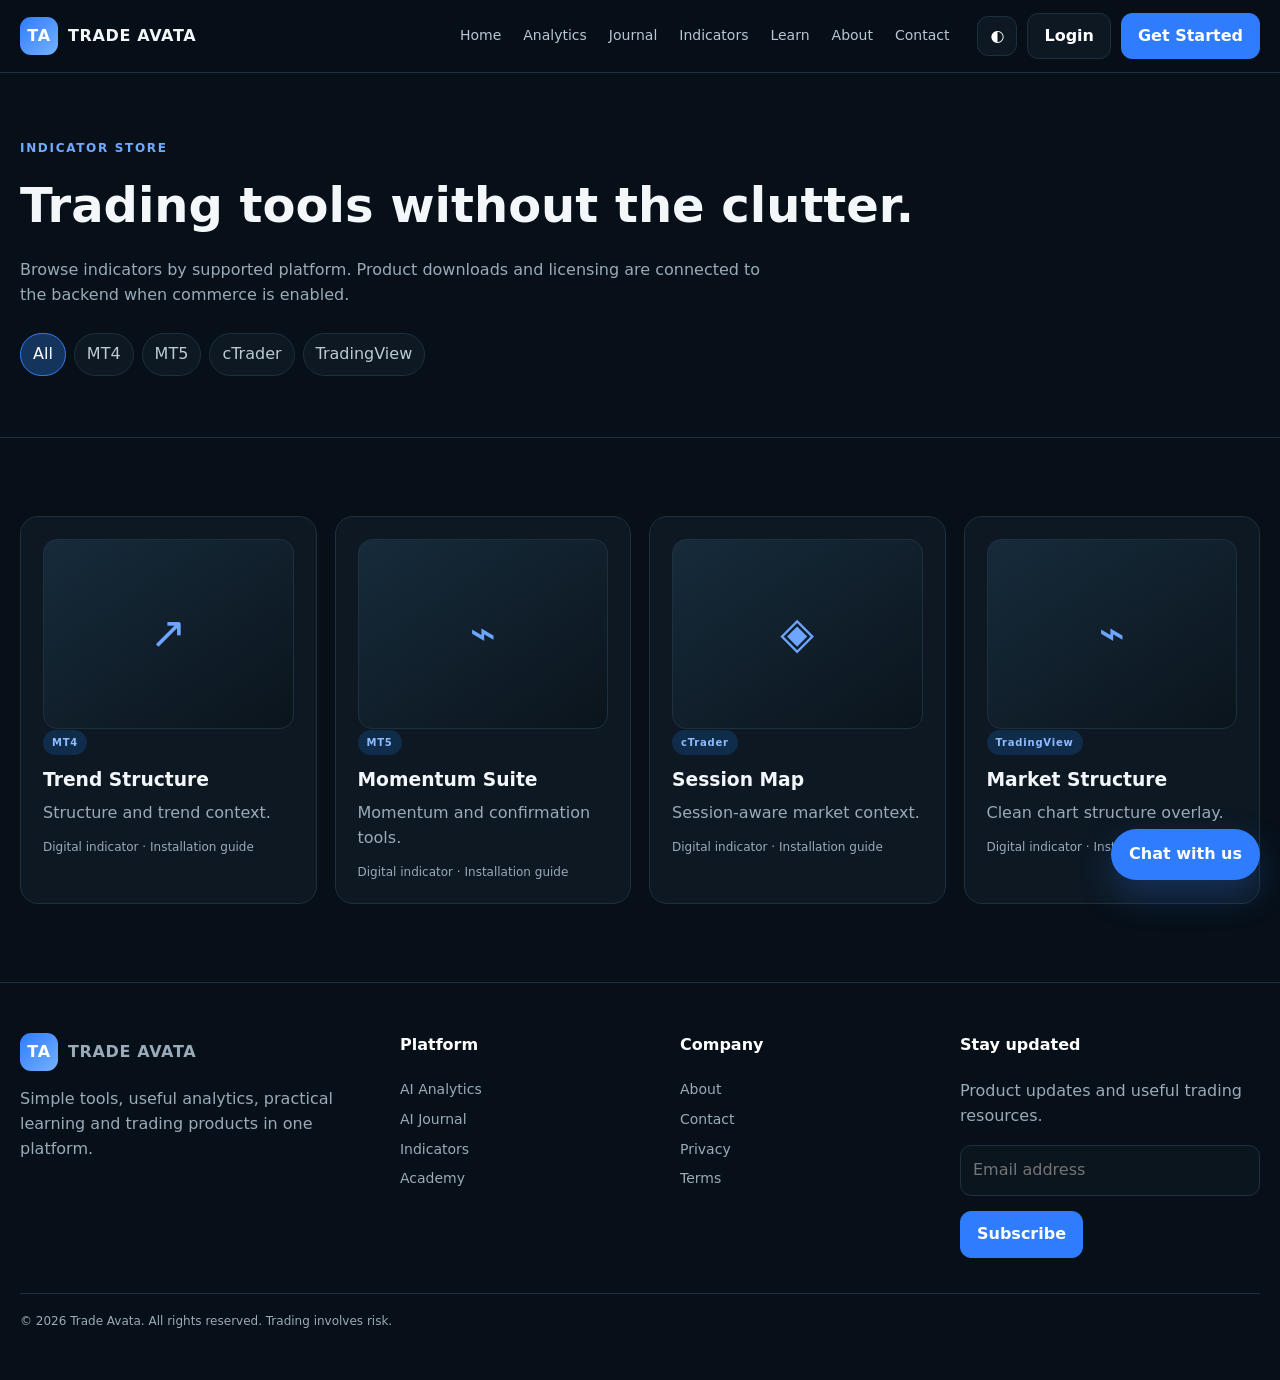
<file: products/index.html>
<!doctype html><html lang="en"><head><meta charset="utf-8"><meta name="viewport" content="width=device-width,initial-scale=1"><title>Indicators — Trade Avata</title><link rel="stylesheet" href="../assets/site.css"></head><body data-base="../"><header class="topbar"><div class="wrap nav">
<a class="brand" href="../index.html"><span class="mark">TA</span><span>TRADE AVATA</span></a>
<nav class="navlinks"><a href="../index.html" class="">Home</a><a href="../analytics/index.html" class="">Analytics</a><a href="../journal/index.html" class="">Journal</a><a href="../products/index.html" class="active">Indicators</a><a href="../learn/index.html" class="">Learn</a><a href="../about.html" class="">About</a><a href="../contact.html" class="">Contact</a></nav>
<div class="actions"><button class="btn theme" data-theme title="Theme">◐</button><a class="btn login" href="../login/index.html">Login</a><a class="btn primary" href="../register/index.html">Get Started</a><button class="btn menu" data-menu>☰</button></div>
</div><div class="mobile-nav" data-mobile><div class="wrap"><a class="btn" href="../index.html">Home</a><a class="btn" href="../analytics/index.html">Analytics</a><a class="btn" href="../journal/index.html">Journal</a><a class="btn" href="../products/index.html">Indicators</a><a class="btn" href="../learn/index.html">Learn</a><a class="btn" href="../about.html">About</a><a class="btn" href="../contact.html">Contact</a><a class="btn" href="../login/index.html">Login</a></div></div></header><main><section class="pagehero"><div class="wrap"><span class="eyebrow">INDICATOR STORE</span><h1>Trading tools without the clutter.</h1><p>Browse indicators by supported platform. Product downloads and licensing are connected to the backend when commerce is enabled.</p><div class="toolbar"><button class="pill active" data-filter="all">All</button><button class="pill" data-filter="MT4">MT4</button><button class="pill" data-filter="MT5">MT5</button><button class="pill" data-filter="cTrader">cTrader</button><button class="pill" data-filter="TradingView">TradingView</button></div></div></section><section class="section"><div class="wrap"><div class="grid4">
<article class="card" data-item="MT4"><div class="product-img">↗</div><span class="badge">MT4</span><h3>Trend Structure</h3><p>Structure and trend context.</p><div class="meta">Digital indicator · Installation guide</div></article>
<article class="card" data-item="MT5"><div class="product-img">⌁</div><span class="badge">MT5</span><h3>Momentum Suite</h3><p>Momentum and confirmation tools.</p><div class="meta">Digital indicator · Installation guide</div></article>
<article class="card" data-item="cTrader"><div class="product-img">◈</div><span class="badge">cTrader</span><h3>Session Map</h3><p>Session-aware market context.</p><div class="meta">Digital indicator · Installation guide</div></article>
<article class="card" data-item="TradingView"><div class="product-img">⌁</div><span class="badge">TradingView</span><h3>Market Structure</h3><p>Clean chart structure overlay.</p><div class="meta">Digital indicator · Installation guide</div></article>
</div></div></section></main><footer><div class="wrap footergrid"><div><div class="brand"><span class="mark">TA</span><span>TRADE AVATA</span></div><p>Simple tools, useful analytics, practical learning and trading products in one platform.</p></div><div><h4>Platform</h4><div class="links"><a href="../analytics/index.html">AI Analytics</a><a href="../journal/index.html">AI Journal</a><a href="../products/index.html">Indicators</a><a href="../learn/index.html">Academy</a></div></div><div><h4>Company</h4><div class="links"><a href="../about.html">About</a><a href="../contact.html">Contact</a><a href="../legal/privacy.html">Privacy</a><a href="../legal/terms.html">Terms</a></div></div><div><h4>Stay updated</h4><p>Product updates and useful trading resources.</p><div class="field"><input placeholder="Email address"></div><button class="btn primary">Subscribe</button></div></div><div class="wrap copy">© 2026 Trade Avata. All rights reserved. Trading involves risk.</div></footer><div class="chat"><div class="chatbox" data-chat><div class="chathead">Trade Avata Support</div><div class="chatbody" data-chat-body><p>Hi. How can we help?</p></div><div class="chatinput"><input data-chat-input placeholder="Type a message"><button class="btn primary" data-chat-send>Send</button></div></div><button data-chat-toggle>Chat with us</button></div><script src="../assets/site.js"></script></body></html>
</file>
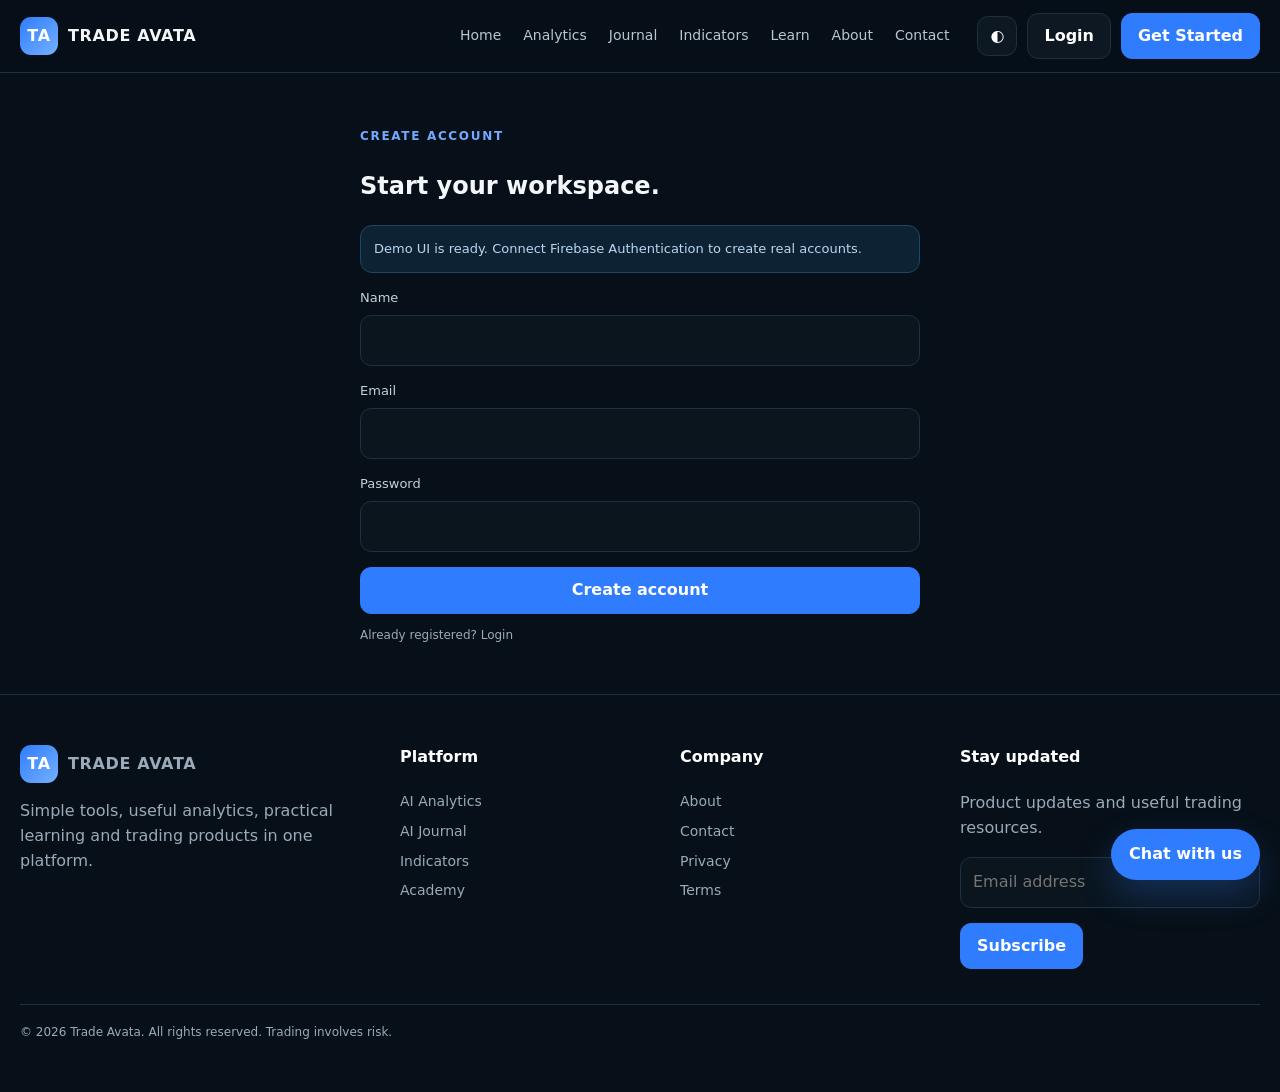
<file: register/index.html>
<!doctype html><html lang="en"><head><meta charset="utf-8"><meta name="viewport" content="width=device-width,initial-scale=1"><title>Create Account — Trade Avata</title><link rel="stylesheet" href="../assets/site.css"></head><body data-base="../"><header class="topbar"><div class="wrap nav">
<a class="brand" href="../index.html"><span class="mark">TA</span><span>TRADE AVATA</span></a>
<nav class="navlinks"><a href="../index.html" class="">Home</a><a href="../analytics/index.html" class="">Analytics</a><a href="../journal/index.html" class="">Journal</a><a href="../products/index.html" class="">Indicators</a><a href="../learn/index.html" class="">Learn</a><a href="../about.html" class="">About</a><a href="../contact.html" class="">Contact</a></nav>
<div class="actions"><button class="btn theme" data-theme title="Theme">◐</button><a class="btn login" href="../login/index.html">Login</a><a class="btn primary" href="../register/index.html">Get Started</a><button class="btn menu" data-menu>☰</button></div>
</div><div class="mobile-nav" data-mobile><div class="wrap"><a class="btn" href="../index.html">Home</a><a class="btn" href="../analytics/index.html">Analytics</a><a class="btn" href="../journal/index.html">Journal</a><a class="btn" href="../products/index.html">Indicators</a><a class="btn" href="../learn/index.html">Learn</a><a class="btn" href="../about.html">About</a><a class="btn" href="../contact.html">Contact</a><a class="btn" href="../login/index.html">Login</a></div></div></header><main><section class="form"><span class="eyebrow">CREATE ACCOUNT</span><h1>Start your workspace.</h1><p class="notice">Demo UI is ready. Connect Firebase Authentication to create real accounts.</p><div class="field"><label>Name</label><input></div><div class="field"><label>Email</label><input type="email"></div><div class="field"><label>Password</label><input type="password"></div><button class="btn primary" style="width:100%">Create account</button><p class="meta">Already registered? <a href="../login/index.html">Login</a></p></section></main><footer><div class="wrap footergrid"><div><div class="brand"><span class="mark">TA</span><span>TRADE AVATA</span></div><p>Simple tools, useful analytics, practical learning and trading products in one platform.</p></div><div><h4>Platform</h4><div class="links"><a href="../analytics/index.html">AI Analytics</a><a href="../journal/index.html">AI Journal</a><a href="../products/index.html">Indicators</a><a href="../learn/index.html">Academy</a></div></div><div><h4>Company</h4><div class="links"><a href="../about.html">About</a><a href="../contact.html">Contact</a><a href="../legal/privacy.html">Privacy</a><a href="../legal/terms.html">Terms</a></div></div><div><h4>Stay updated</h4><p>Product updates and useful trading resources.</p><div class="field"><input placeholder="Email address"></div><button class="btn primary">Subscribe</button></div></div><div class="wrap copy">© 2026 Trade Avata. All rights reserved. Trading involves risk.</div></footer><div class="chat"><div class="chatbox" data-chat><div class="chathead">Trade Avata Support</div><div class="chatbody" data-chat-body><p>Hi. How can we help?</p></div><div class="chatinput"><input data-chat-input placeholder="Type a message"><button class="btn primary" data-chat-send>Send</button></div></div><button data-chat-toggle>Chat with us</button></div><script src="../assets/site.js"></script></body></html>
</file>
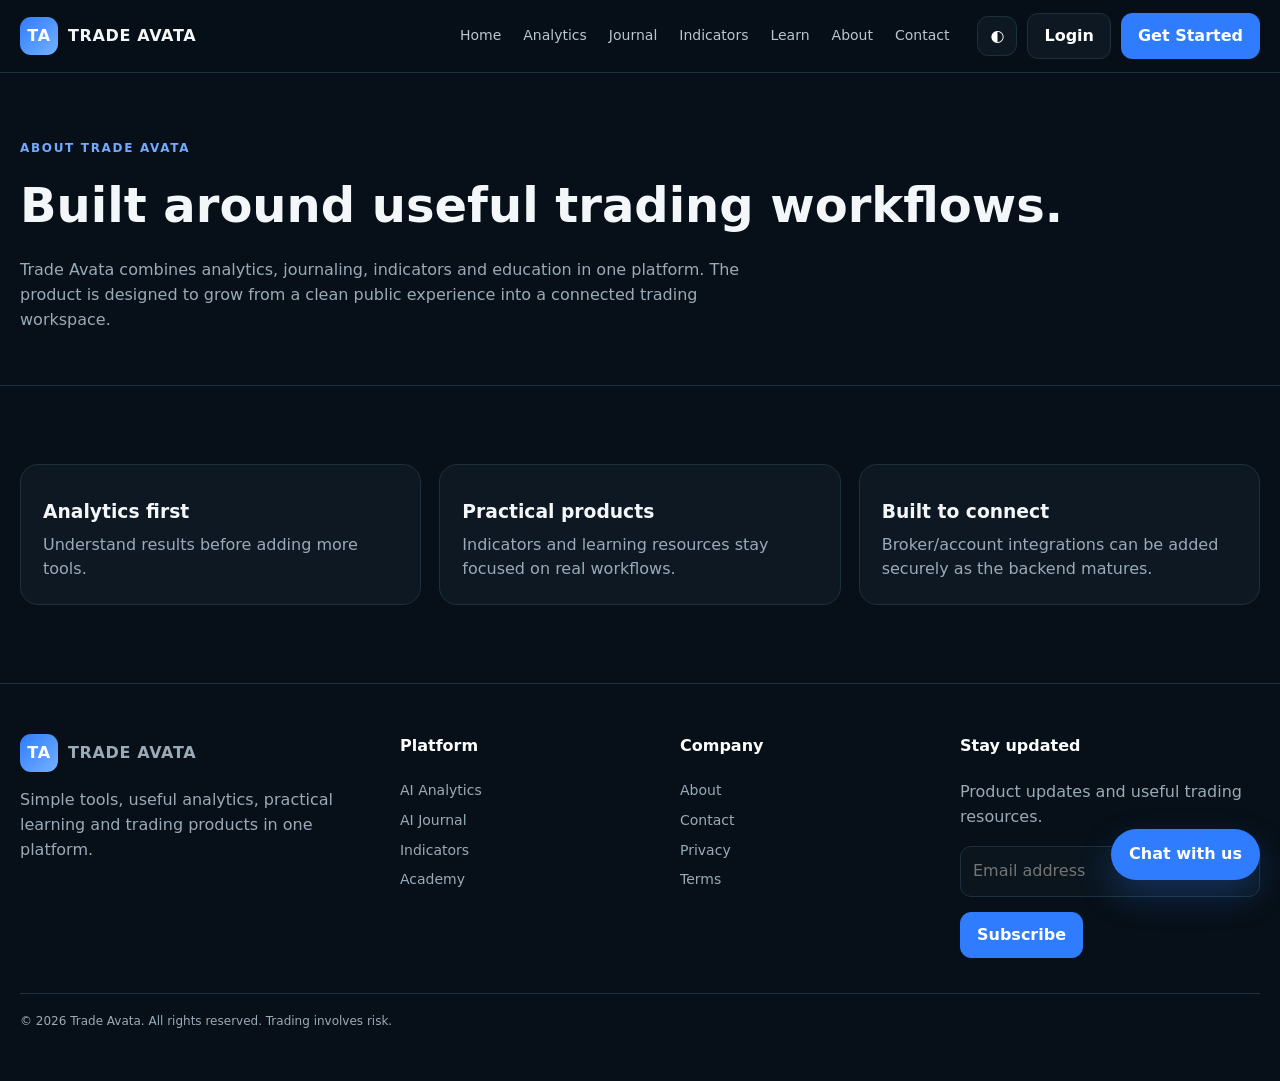
<file: about.html>
<!doctype html><html lang="en"><head><meta charset="utf-8"><meta name="viewport" content="width=device-width,initial-scale=1"><title>About — Trade Avata</title><link rel="stylesheet" href="./assets/site.css"></head><body data-base="./"><header class="topbar"><div class="wrap nav">
<a class="brand" href="./index.html"><span class="mark">TA</span><span>TRADE AVATA</span></a>
<nav class="navlinks"><a href="./index.html" class="">Home</a><a href="./analytics/index.html" class="">Analytics</a><a href="./journal/index.html" class="">Journal</a><a href="./products/index.html" class="">Indicators</a><a href="./learn/index.html" class="">Learn</a><a href="./about.html" class="active">About</a><a href="./contact.html" class="">Contact</a></nav>
<div class="actions"><button class="btn theme" data-theme title="Theme">◐</button><a class="btn login" href="./login/index.html">Login</a><a class="btn primary" href="./register/index.html">Get Started</a><button class="btn menu" data-menu>☰</button></div>
</div><div class="mobile-nav" data-mobile><div class="wrap"><a class="btn" href="./index.html">Home</a><a class="btn" href="./analytics/index.html">Analytics</a><a class="btn" href="./journal/index.html">Journal</a><a class="btn" href="./products/index.html">Indicators</a><a class="btn" href="./learn/index.html">Learn</a><a class="btn" href="./about.html">About</a><a class="btn" href="./contact.html">Contact</a><a class="btn" href="./login/index.html">Login</a></div></div></header><main><section class="pagehero"><div class="wrap"><span class="eyebrow">ABOUT TRADE AVATA</span><h1>Built around useful trading workflows.</h1><p>Trade Avata combines analytics, journaling, indicators and education in one platform. The product is designed to grow from a clean public experience into a connected trading workspace.</p></div></section><section class="section"><div class="wrap grid3"><article class="card"><h3>Analytics first</h3><p>Understand results before adding more tools.</p></article><article class="card"><h3>Practical products</h3><p>Indicators and learning resources stay focused on real workflows.</p></article><article class="card"><h3>Built to connect</h3><p>Broker/account integrations can be added securely as the backend matures.</p></article></div></section></main><footer><div class="wrap footergrid"><div><div class="brand"><span class="mark">TA</span><span>TRADE AVATA</span></div><p>Simple tools, useful analytics, practical learning and trading products in one platform.</p></div><div><h4>Platform</h4><div class="links"><a href="./analytics/index.html">AI Analytics</a><a href="./journal/index.html">AI Journal</a><a href="./products/index.html">Indicators</a><a href="./learn/index.html">Academy</a></div></div><div><h4>Company</h4><div class="links"><a href="./about.html">About</a><a href="./contact.html">Contact</a><a href="./legal/privacy.html">Privacy</a><a href="./legal/terms.html">Terms</a></div></div><div><h4>Stay updated</h4><p>Product updates and useful trading resources.</p><div class="field"><input placeholder="Email address"></div><button class="btn primary">Subscribe</button></div></div><div class="wrap copy">© 2026 Trade Avata. All rights reserved. Trading involves risk.</div></footer><div class="chat"><div class="chatbox" data-chat><div class="chathead">Trade Avata Support</div><div class="chatbody" data-chat-body><p>Hi. How can we help?</p></div><div class="chatinput"><input data-chat-input placeholder="Type a message"><button class="btn primary" data-chat-send>Send</button></div></div><button data-chat-toggle>Chat with us</button></div><script src="./assets/site.js"></script></body></html>
</file>
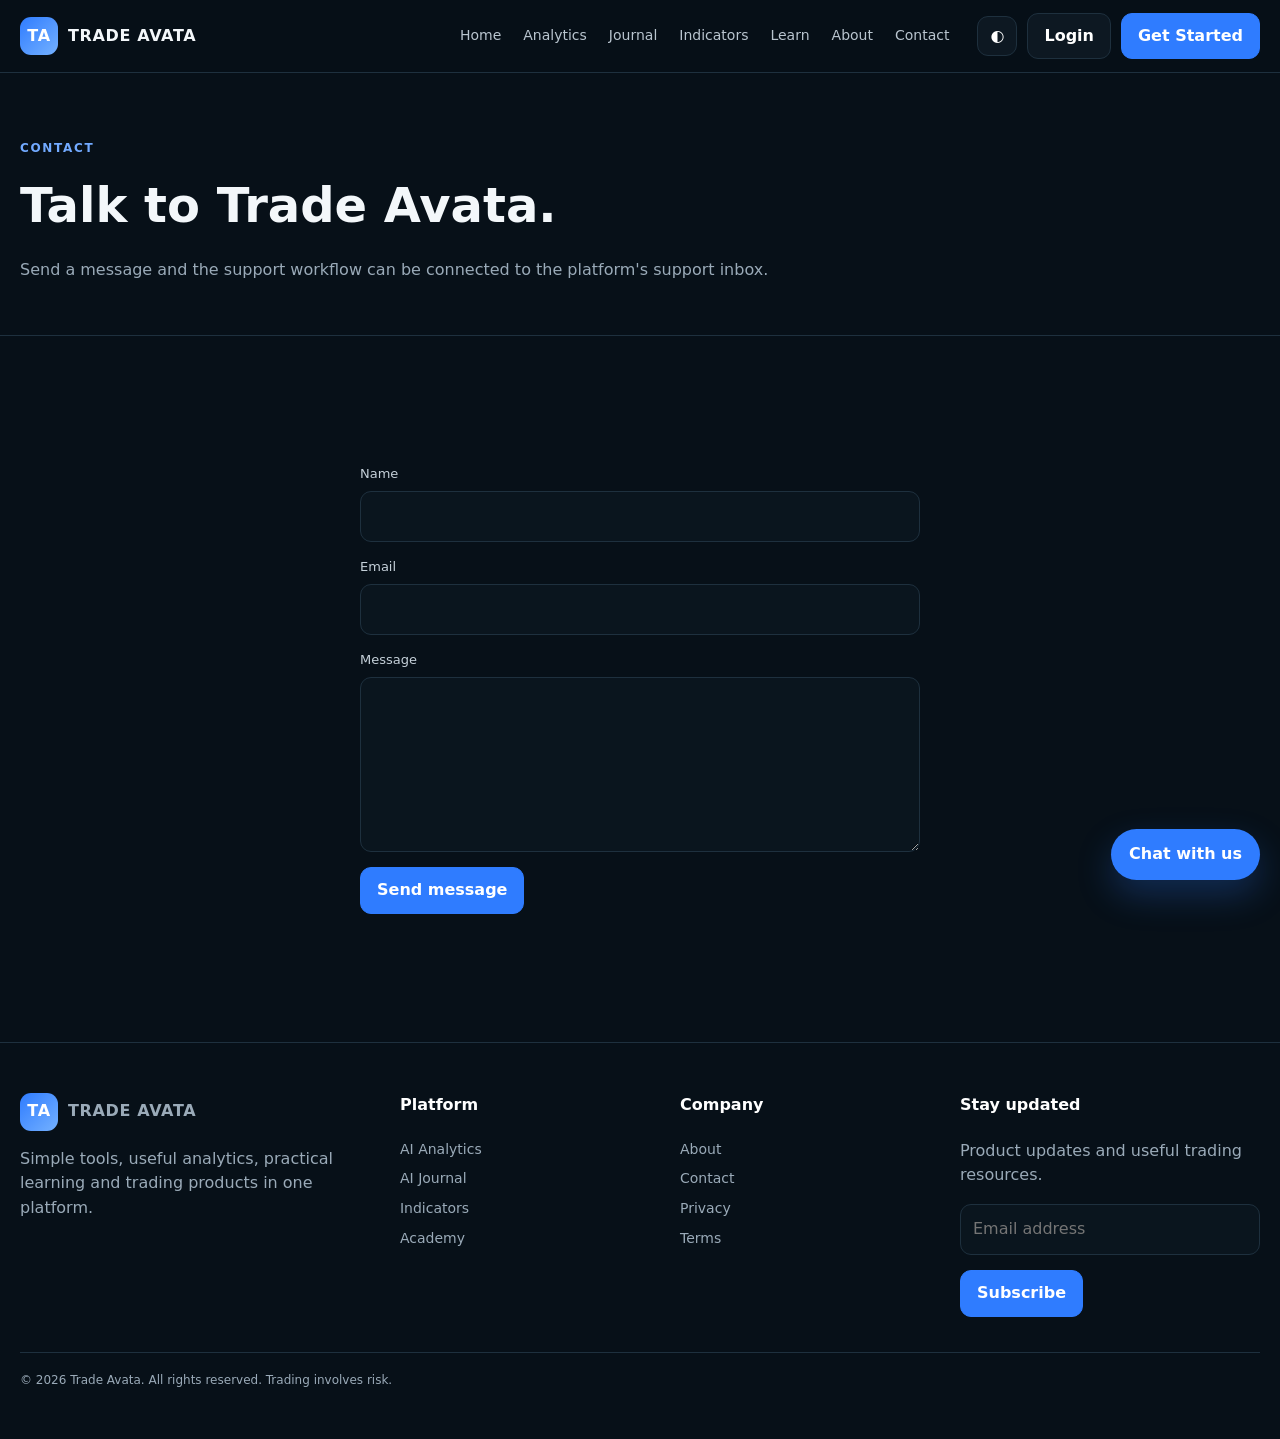
<file: contact.html>
<!doctype html><html lang="en"><head><meta charset="utf-8"><meta name="viewport" content="width=device-width,initial-scale=1"><title>Contact — Trade Avata</title><link rel="stylesheet" href="./assets/site.css"></head><body data-base="./"><header class="topbar"><div class="wrap nav">
<a class="brand" href="./index.html"><span class="mark">TA</span><span>TRADE AVATA</span></a>
<nav class="navlinks"><a href="./index.html" class="">Home</a><a href="./analytics/index.html" class="">Analytics</a><a href="./journal/index.html" class="">Journal</a><a href="./products/index.html" class="">Indicators</a><a href="./learn/index.html" class="">Learn</a><a href="./about.html" class="">About</a><a href="./contact.html" class="active">Contact</a></nav>
<div class="actions"><button class="btn theme" data-theme title="Theme">◐</button><a class="btn login" href="./login/index.html">Login</a><a class="btn primary" href="./register/index.html">Get Started</a><button class="btn menu" data-menu>☰</button></div>
</div><div class="mobile-nav" data-mobile><div class="wrap"><a class="btn" href="./index.html">Home</a><a class="btn" href="./analytics/index.html">Analytics</a><a class="btn" href="./journal/index.html">Journal</a><a class="btn" href="./products/index.html">Indicators</a><a class="btn" href="./learn/index.html">Learn</a><a class="btn" href="./about.html">About</a><a class="btn" href="./contact.html">Contact</a><a class="btn" href="./login/index.html">Login</a></div></div></header><main><section class="pagehero"><div class="wrap"><span class="eyebrow">CONTACT</span><h1>Talk to Trade Avata.</h1><p>Send a message and the support workflow can be connected to the platform's support inbox.</p></div></section><section class="section"><div class="wrap"><form class="form" onsubmit="event.preventDefault();alert('Message captured in demo mode. Connect Firebase/backend to send it.')"><div class="field"><label>Name</label><input required></div><div class="field"><label>Email</label><input type="email" required></div><div class="field"><label>Message</label><textarea rows="6" required></textarea></div><button class="btn primary">Send message</button></form></div></section></main><footer><div class="wrap footergrid"><div><div class="brand"><span class="mark">TA</span><span>TRADE AVATA</span></div><p>Simple tools, useful analytics, practical learning and trading products in one platform.</p></div><div><h4>Platform</h4><div class="links"><a href="./analytics/index.html">AI Analytics</a><a href="./journal/index.html">AI Journal</a><a href="./products/index.html">Indicators</a><a href="./learn/index.html">Academy</a></div></div><div><h4>Company</h4><div class="links"><a href="./about.html">About</a><a href="./contact.html">Contact</a><a href="./legal/privacy.html">Privacy</a><a href="./legal/terms.html">Terms</a></div></div><div><h4>Stay updated</h4><p>Product updates and useful trading resources.</p><div class="field"><input placeholder="Email address"></div><button class="btn primary">Subscribe</button></div></div><div class="wrap copy">© 2026 Trade Avata. All rights reserved. Trading involves risk.</div></footer><div class="chat"><div class="chatbox" data-chat><div class="chathead">Trade Avata Support</div><div class="chatbody" data-chat-body><p>Hi. How can we help?</p></div><div class="chatinput"><input data-chat-input placeholder="Type a message"><button class="btn primary" data-chat-send>Send</button></div></div><button data-chat-toggle>Chat with us</button></div><script src="./assets/site.js"></script></body></html>
</file>
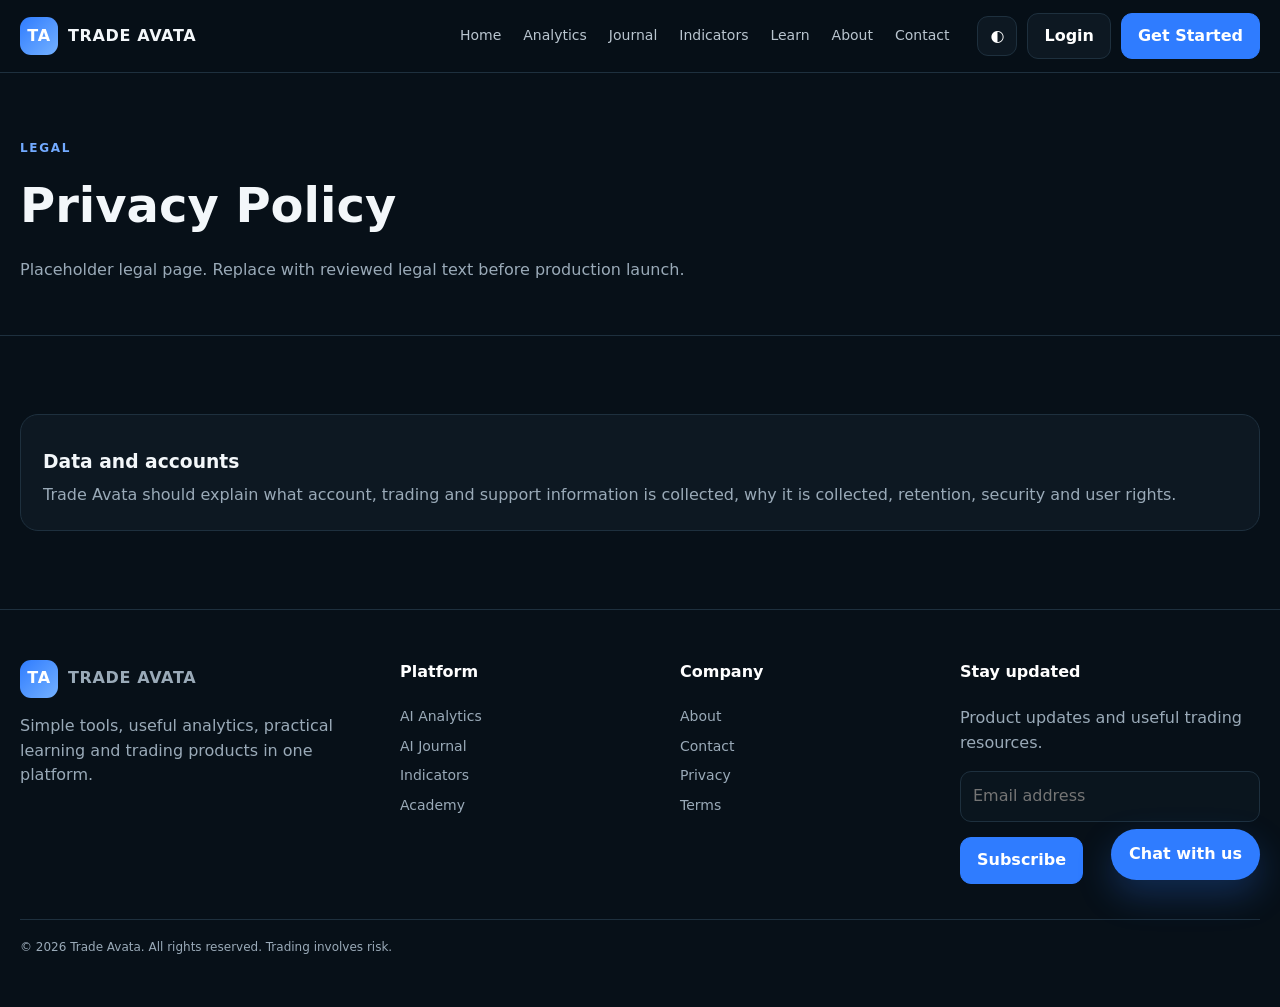
<file: legal/privacy.html>
<!doctype html><html lang="en"><head><meta charset="utf-8"><meta name="viewport" content="width=device-width,initial-scale=1"><title>Privacy — Trade Avata</title><link rel="stylesheet" href="../assets/site.css"></head><body data-base="../"><header class="topbar"><div class="wrap nav">
<a class="brand" href="../index.html"><span class="mark">TA</span><span>TRADE AVATA</span></a>
<nav class="navlinks"><a href="../index.html" class="">Home</a><a href="../analytics/index.html" class="">Analytics</a><a href="../journal/index.html" class="">Journal</a><a href="../products/index.html" class="">Indicators</a><a href="../learn/index.html" class="">Learn</a><a href="../about.html" class="">About</a><a href="../contact.html" class="">Contact</a></nav>
<div class="actions"><button class="btn theme" data-theme title="Theme">◐</button><a class="btn login" href="../login/index.html">Login</a><a class="btn primary" href="../register/index.html">Get Started</a><button class="btn menu" data-menu>☰</button></div>
</div><div class="mobile-nav" data-mobile><div class="wrap"><a class="btn" href="../index.html">Home</a><a class="btn" href="../analytics/index.html">Analytics</a><a class="btn" href="../journal/index.html">Journal</a><a class="btn" href="../products/index.html">Indicators</a><a class="btn" href="../learn/index.html">Learn</a><a class="btn" href="../about.html">About</a><a class="btn" href="../contact.html">Contact</a><a class="btn" href="../login/index.html">Login</a></div></div></header><main><section class="pagehero"><div class="wrap"><span class="eyebrow">LEGAL</span><h1>Privacy Policy</h1><p>Placeholder legal page. Replace with reviewed legal text before production launch.</p></div></section><section class="section"><div class="wrap card"><h3>Data and accounts</h3><p>Trade Avata should explain what account, trading and support information is collected, why it is collected, retention, security and user rights.</p></div></section></main><footer><div class="wrap footergrid"><div><div class="brand"><span class="mark">TA</span><span>TRADE AVATA</span></div><p>Simple tools, useful analytics, practical learning and trading products in one platform.</p></div><div><h4>Platform</h4><div class="links"><a href="../analytics/index.html">AI Analytics</a><a href="../journal/index.html">AI Journal</a><a href="../products/index.html">Indicators</a><a href="../learn/index.html">Academy</a></div></div><div><h4>Company</h4><div class="links"><a href="../about.html">About</a><a href="../contact.html">Contact</a><a href="../legal/privacy.html">Privacy</a><a href="../legal/terms.html">Terms</a></div></div><div><h4>Stay updated</h4><p>Product updates and useful trading resources.</p><div class="field"><input placeholder="Email address"></div><button class="btn primary">Subscribe</button></div></div><div class="wrap copy">© 2026 Trade Avata. All rights reserved. Trading involves risk.</div></footer><div class="chat"><div class="chatbox" data-chat><div class="chathead">Trade Avata Support</div><div class="chatbody" data-chat-body><p>Hi. How can we help?</p></div><div class="chatinput"><input data-chat-input placeholder="Type a message"><button class="btn primary" data-chat-send>Send</button></div></div><button data-chat-toggle>Chat with us</button></div><script src="../assets/site.js"></script></body></html>
</file>
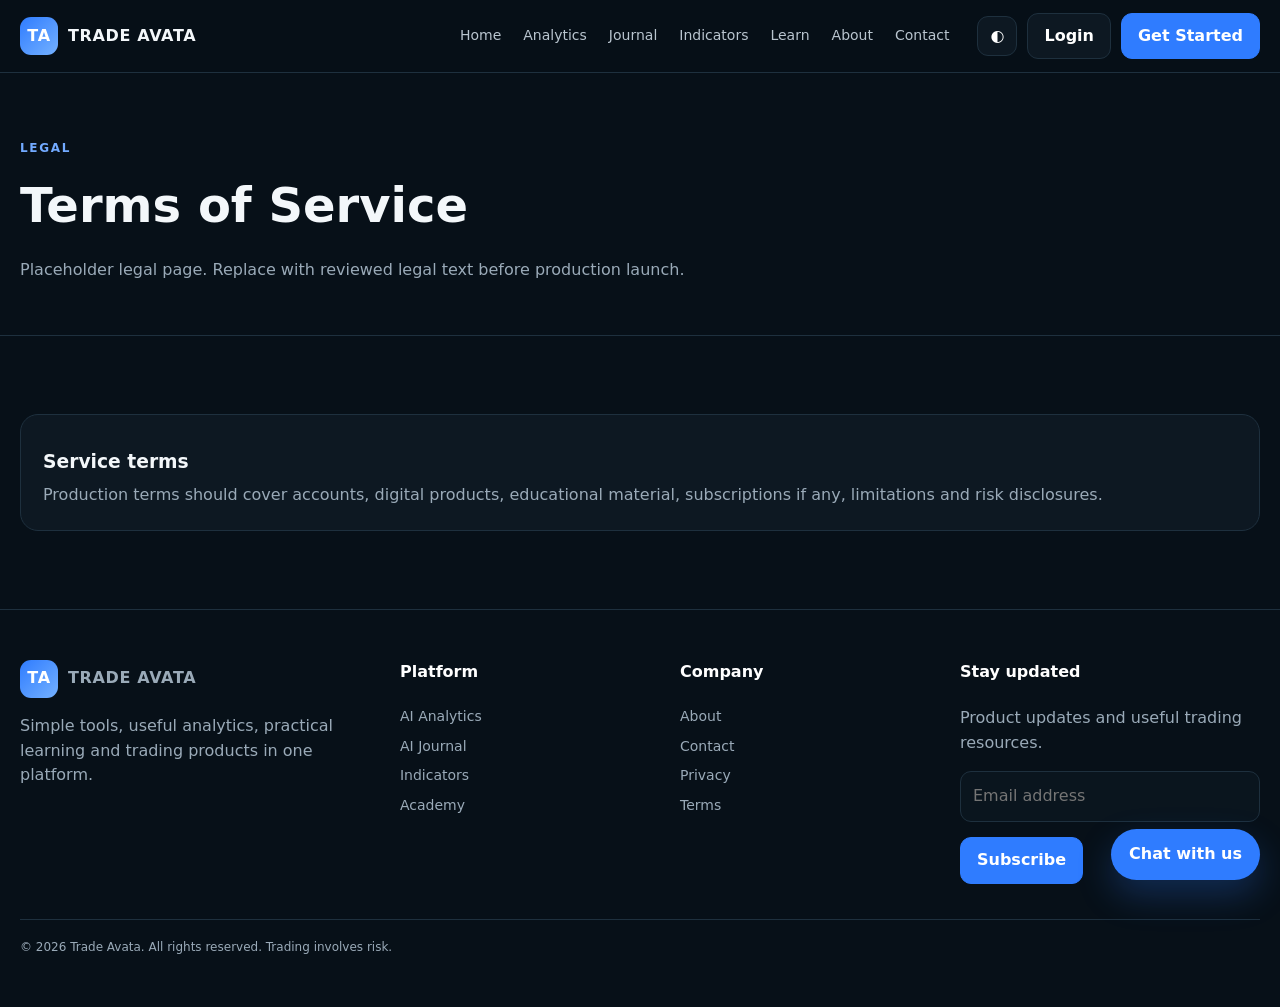
<file: legal/terms.html>
<!doctype html><html lang="en"><head><meta charset="utf-8"><meta name="viewport" content="width=device-width,initial-scale=1"><title>Terms — Trade Avata</title><link rel="stylesheet" href="../assets/site.css"></head><body data-base="../"><header class="topbar"><div class="wrap nav">
<a class="brand" href="../index.html"><span class="mark">TA</span><span>TRADE AVATA</span></a>
<nav class="navlinks"><a href="../index.html" class="">Home</a><a href="../analytics/index.html" class="">Analytics</a><a href="../journal/index.html" class="">Journal</a><a href="../products/index.html" class="">Indicators</a><a href="../learn/index.html" class="">Learn</a><a href="../about.html" class="">About</a><a href="../contact.html" class="">Contact</a></nav>
<div class="actions"><button class="btn theme" data-theme title="Theme">◐</button><a class="btn login" href="../login/index.html">Login</a><a class="btn primary" href="../register/index.html">Get Started</a><button class="btn menu" data-menu>☰</button></div>
</div><div class="mobile-nav" data-mobile><div class="wrap"><a class="btn" href="../index.html">Home</a><a class="btn" href="../analytics/index.html">Analytics</a><a class="btn" href="../journal/index.html">Journal</a><a class="btn" href="../products/index.html">Indicators</a><a class="btn" href="../learn/index.html">Learn</a><a class="btn" href="../about.html">About</a><a class="btn" href="../contact.html">Contact</a><a class="btn" href="../login/index.html">Login</a></div></div></header><main><section class="pagehero"><div class="wrap"><span class="eyebrow">LEGAL</span><h1>Terms of Service</h1><p>Placeholder legal page. Replace with reviewed legal text before production launch.</p></div></section><section class="section"><div class="wrap card"><h3>Service terms</h3><p>Production terms should cover accounts, digital products, educational material, subscriptions if any, limitations and risk disclosures.</p></div></section></main><footer><div class="wrap footergrid"><div><div class="brand"><span class="mark">TA</span><span>TRADE AVATA</span></div><p>Simple tools, useful analytics, practical learning and trading products in one platform.</p></div><div><h4>Platform</h4><div class="links"><a href="../analytics/index.html">AI Analytics</a><a href="../journal/index.html">AI Journal</a><a href="../products/index.html">Indicators</a><a href="../learn/index.html">Academy</a></div></div><div><h4>Company</h4><div class="links"><a href="../about.html">About</a><a href="../contact.html">Contact</a><a href="../legal/privacy.html">Privacy</a><a href="../legal/terms.html">Terms</a></div></div><div><h4>Stay updated</h4><p>Product updates and useful trading resources.</p><div class="field"><input placeholder="Email address"></div><button class="btn primary">Subscribe</button></div></div><div class="wrap copy">© 2026 Trade Avata. All rights reserved. Trading involves risk.</div></footer><div class="chat"><div class="chatbox" data-chat><div class="chathead">Trade Avata Support</div><div class="chatbody" data-chat-body><p>Hi. How can we help?</p></div><div class="chatinput"><input data-chat-input placeholder="Type a message"><button class="btn primary" data-chat-send>Send</button></div></div><button data-chat-toggle>Chat with us</button></div><script src="../assets/site.js"></script></body></html>
</file>
<file: assets/site.css>
:root{--bg:#071018;--panel:#0d1822;--panel2:#101f2b;--text:#f3f7fa;--muted:#9aaab8;--line:#1e303e;--brand:#2f7cff;--brand2:#61a0ff;--good:#23c483;--warn:#f0b24a;--danger:#ef5b68;--radius:18px;--max:1240px}
*{box-sizing:border-box}html{scroll-behavior:smooth}body{margin:0;background:var(--bg);color:var(--text);font-family:Inter,ui-sans-serif,system-ui,-apple-system,Segoe UI,Roboto,Arial,sans-serif;line-height:1.55}a{color:inherit;text-decoration:none}button,input,select,textarea{font:inherit}button{cursor:pointer}
.wrap{width:min(calc(100% - 32px),var(--max));margin:auto}.topbar{position:sticky;top:0;z-index:50;background:rgba(7,16,24,.92);backdrop-filter:blur(14px);border-bottom:1px solid var(--line)}.nav{height:72px;display:flex;align-items:center;gap:28px}.brand{display:flex;align-items:center;gap:10px;font-weight:800;letter-spacing:.04em;white-space:nowrap}.mark{width:38px;height:38px;border-radius:11px;background:linear-gradient(135deg,#2f7cff,#74b1ff);display:grid;place-items:center;color:white;font-weight:900}.navlinks{display:flex;gap:22px;align-items:center;margin-left:auto}.navlinks a{font-size:14px;color:#b9c5cf}.navlinks a:hover{color:#fff}.actions{display:flex;gap:10px;align-items:center}.btn{border:1px solid var(--line);border-radius:11px;padding:10px 16px;background:var(--panel);color:#fff;font-weight:700}.btn.primary{background:var(--brand);border-color:var(--brand)}.btn.ghost{background:transparent}.menu{display:none}.theme{width:40px;height:40px;padding:0}
.hero{padding:92px 0 78px;background:radial-gradient(circle at 78% 20%,rgba(47,124,255,.18),transparent 35%),linear-gradient(180deg,#09131d,#071018)}.hero-grid{display:grid;grid-template-columns:1.15fr .85fr;gap:55px;align-items:center}.eyebrow{color:#72aaff;font-size:12px;font-weight:800;letter-spacing:.14em}.hero h1{font-size:clamp(42px,6vw,76px);line-height:1.02;margin:14px 0 22px;letter-spacing:-.045em}.hero h1 span{color:#5d9cff}.lead{font-size:19px;color:var(--muted);max-width:650px}.hero-actions{display:flex;gap:12px;flex-wrap:wrap;margin-top:28px}.hero-card{background:linear-gradient(145deg,#102332,#0a151e);border:1px solid #274052;border-radius:24px;padding:22px;box-shadow:0 25px 80px rgba(0,0,0,.28)}.mini-chart{height:260px;border-radius:16px;background:linear-gradient(180deg,#0d1a25,#08121a);position:relative;overflow:hidden}.mini-chart:after{content:"";position:absolute;inset:25px;background:linear-gradient(145deg,transparent 20%,rgba(47,124,255,.05)),url("data:image/svg+xml,%3Csvg xmlns='http://www.w3.org/2000/svg' width='600' height='260' viewBox='0 0 600 260'%3E%3Cpolyline fill='none' stroke='%232f7cff' stroke-width='4' points='0,210 50,195 90,205 135,150 175,165 215,110 250,130 295,95 335,125 375,65 420,90 465,55 510,75 560,35 600,50'/%3E%3C/svg%3E") center/cover no-repeat}.statrow{display:grid;grid-template-columns:repeat(3,1fr);gap:10px;margin-top:12px}.stat{padding:13px;border:1px solid var(--line);border-radius:12px;background:#0a151e}.stat small{display:block;color:var(--muted);font-size:11px}.stat strong{display:block;margin-top:4px}
.section{padding:78px 0}.section.alt{background:#09141d}.section-head{display:flex;justify-content:space-between;gap:30px;align-items:end;margin-bottom:28px}.section h2{font-size:32px;line-height:1.1;margin:8px 0}.section-head p{max-width:560px;color:var(--muted);margin:0}.grid3{display:grid;grid-template-columns:repeat(3,1fr);gap:18px}.grid4{display:grid;grid-template-columns:repeat(4,1fr);gap:18px}.card{background:var(--panel);border:1px solid var(--line);border-radius:var(--radius);padding:22px}.card h3{margin:10px 0 7px}.card p{color:var(--muted);margin:0}.badge{display:inline-flex;padding:5px 9px;border-radius:999px;background:#102c4b;color:#8ebcff;font-size:10px;font-weight:800;letter-spacing:.08em}.demo{height:190px;border-radius:14px;background:linear-gradient(135deg,#122638,#0c1720);border:1px solid #203746;display:grid;place-items:center;color:#76aaff;font-weight:800}.product-img{height:190px;border-radius:14px;background:linear-gradient(145deg,#162b3b,#0b141c);border:1px solid var(--line);display:grid;place-items:center;font-size:44px;color:#6da5ff}.course-img{height:210px;border-radius:14px;background:linear-gradient(135deg,#173454,#12202c);display:grid;place-items:center;font-size:42px}.meta{font-size:12px;color:var(--muted);margin-top:12px}.cta{padding:55px;border:1px solid #27445c;border-radius:24px;background:linear-gradient(120deg,#10283e,#0b1720);display:flex;justify-content:space-between;gap:30px;align-items:center}.cta p{color:var(--muted);max-width:620px}
footer{border-top:1px solid var(--line);padding:50px 0;color:var(--muted)}.footergrid{display:grid;grid-template-columns:1.4fr 1fr 1fr 1.2fr;gap:30px}.footergrid h4{color:#fff;margin-top:0}.links{display:grid;gap:8px;font-size:14px}.copy{border-top:1px solid var(--line);margin-top:35px;padding-top:18px;font-size:12px}
.pagehero{padding:62px 0 36px;border-bottom:1px solid var(--line)}.pagehero h1{font-size:48px;margin:8px 0}.pagehero p{color:var(--muted);max-width:760px}.toolbar{display:flex;gap:8px;flex-wrap:wrap;margin:25px 0}.pill{padding:8px 12px;border-radius:999px;background:var(--panel);border:1px solid var(--line);color:#bdc9d3}.pill.active{background:#15345b;border-color:#2f7cff;color:#fff}
.dashboard{display:grid;grid-template-columns:230px 1fr;min-height:calc(100vh - 72px)}.sidebar{border-right:1px solid var(--line);padding:20px;position:sticky;top:72px;height:calc(100vh - 72px)}.sidebar button{display:block;width:100%;text-align:left;background:transparent;border:0;color:#9aaab8;padding:11px 12px;border-radius:10px;margin-bottom:3px}.sidebar button.active,.sidebar button:hover{background:#122536;color:#fff}.dashmain{padding:28px}.kpis{display:grid;grid-template-columns:repeat(4,1fr);gap:14px}.kpi{padding:18px;border:1px solid var(--line);background:var(--panel);border-radius:16px}.kpi span{font-size:12px;color:var(--muted)}.kpi strong{display:block;font-size:27px;margin-top:5px}.dashgrid{display:grid;grid-template-columns:1.5fr 1fr;gap:16px;margin-top:16px}.chart{height:330px;position:relative;overflow:hidden;background:repeating-linear-gradient(0deg,#0d1822 0,#0d1822 64px,#10202b 65px),repeating-linear-gradient(90deg,transparent 0,transparent 90px,rgba(255,255,255,.03) 91px);border-radius:12px}.chart svg{width:100%;height:100%}.table{width:100%;border-collapse:collapse;font-size:13px}.table th,.table td{text-align:left;padding:12px;border-bottom:1px solid var(--line)}.table th{color:#91a4b3;font-size:11px;text-transform:uppercase;letter-spacing:.08em}
.form{max-width:560px;margin:50px auto}.field{display:grid;gap:7px;margin:15px 0}.field label{font-size:13px;color:#c5d0d9}.field input,.field select,.field textarea{width:100%;background:#0a151e;border:1px solid var(--line);color:#fff;border-radius:11px;padding:12px;outline:none}.field input:focus,.field select:focus{border-color:#2f7cff}.notice{padding:13px;border-radius:12px;background:#0d2334;border:1px solid #1d4665;color:#b9d7f1;font-size:13px}
.chat{position:fixed;right:20px;bottom:20px;z-index:70}.chat button{border:0;border-radius:999px;background:#2f7cff;color:white;padding:13px 18px;font-weight:800;box-shadow:0 15px 35px rgba(47,124,255,.25)}.chatbox{display:none;position:absolute;right:0;bottom:60px;width:310px;background:#0b1720;border:1px solid var(--line);border-radius:18px;overflow:hidden}.chatbox.open{display:block}.chathead{padding:15px;border-bottom:1px solid var(--line);font-weight:800}.chatbody{padding:18px;color:var(--muted);font-size:13px}.chatinput{display:flex;padding:10px;border-top:1px solid var(--line);gap:8px}.chatinput input{flex:1;background:#071018;border:1px solid var(--line);color:#fff;border-radius:9px;padding:9px}
@media(max-width:1000px){.hero-grid,.dashgrid{grid-template-columns:1fr}.grid4{grid-template-columns:repeat(2,1fr)}.footergrid{grid-template-columns:repeat(2,1fr)}.kpis{grid-template-columns:repeat(2,1fr)}.dashboard{grid-template-columns:1fr}.sidebar{position:static;height:auto;border-right:0;border-bottom:1px solid var(--line);display:flex;overflow:auto;gap:5px}.sidebar button{min-width:max-content}.dashmain{padding:18px}}
@media(max-width:720px){.wrap{width:min(calc(100% - 22px),var(--max))}.nav{height:64px}.navlinks,.actions .login{display:none}.menu{display:block;margin-left:auto}.hero{padding:60px 0}.hero h1{font-size:43px}.lead{font-size:16px}.grid3,.grid4{grid-template-columns:1fr}.section{padding:55px 0}.section-head{display:block}.cta{padding:28px;display:block}.footergrid{grid-template-columns:1fr}.pagehero h1{font-size:38px}.dashmain{padding:14px}.kpis{grid-template-columns:1fr 1fr}.statrow{grid-template-columns:1fr}.chat{right:12px;bottom:12px}}

.mobile-nav{display:none;padding:12px 0;border-top:1px solid var(--line)}.mobile-nav.open{display:block}.mobile-nav .wrap{display:flex;gap:8px;overflow:auto}.mobile-nav .btn{white-space:nowrap}
</file>
